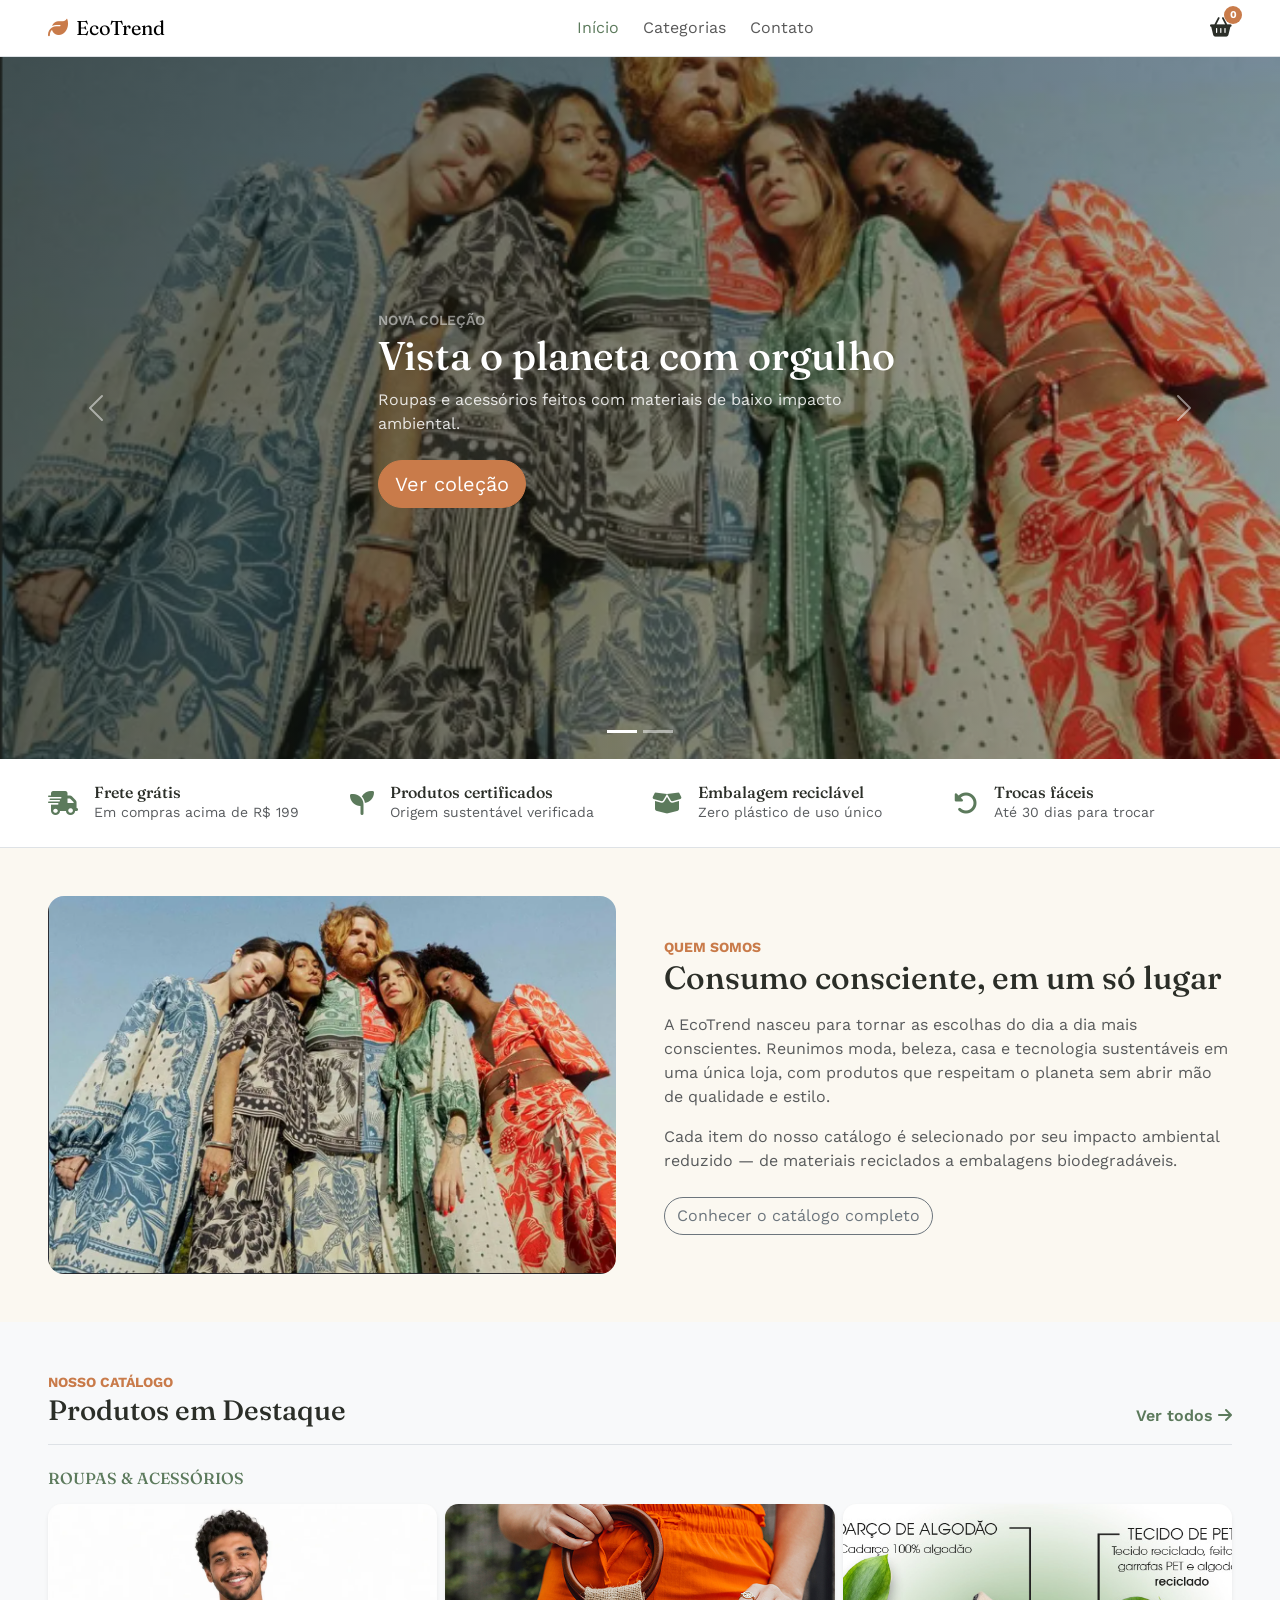
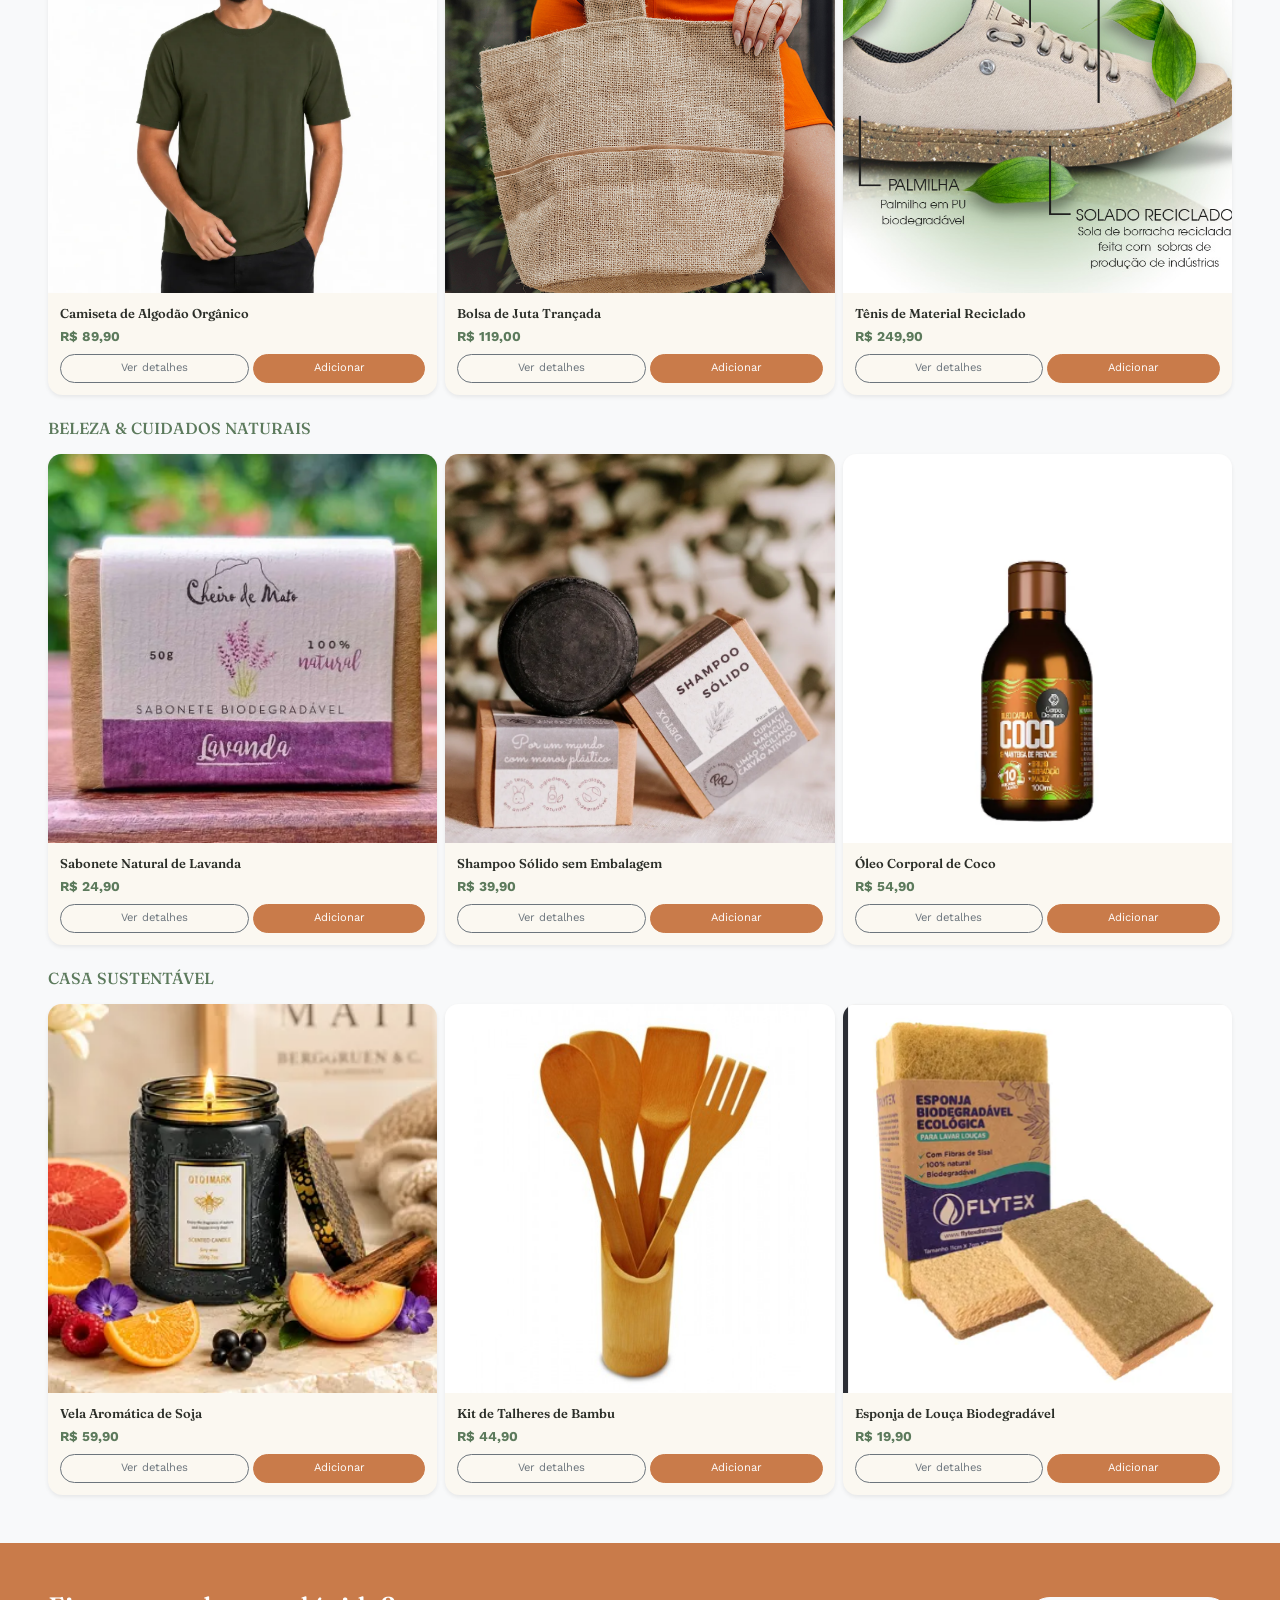
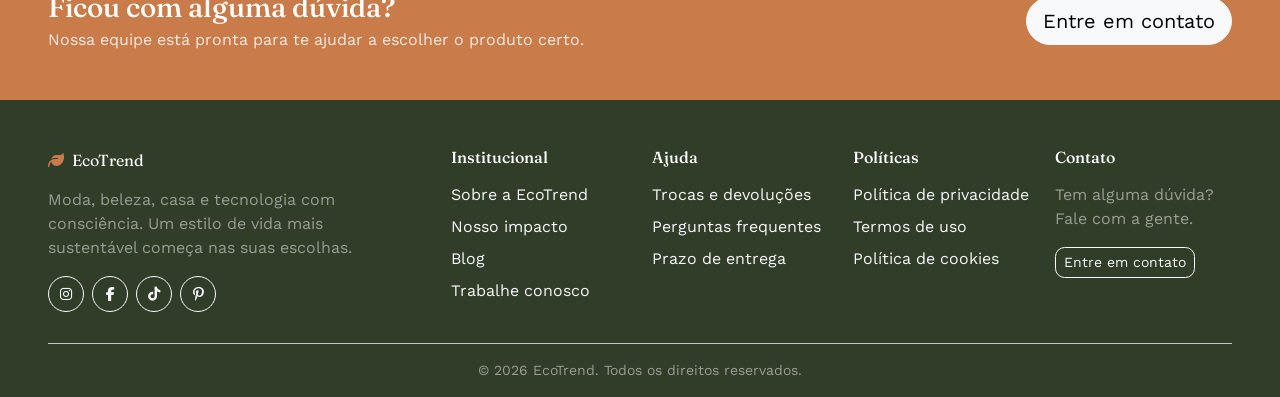
<file: index.html>
<!doctype html>
<html lang="pt-BR">

<head>
  <meta charset="UTF-8" />
  <meta name="viewport" content="width=device-width, initial-scale=1.0" />
  <title>EcoTrend — Moda e Estilo de Vida Sustentável</title>

  <link rel="preconnect" href="https://fonts.googleapis.com" />
  <link rel="preconnect" href="https://fonts.gstatic.com" crossorigin />
  <link
    href="https://fonts.googleapis.com/css2?family=Fraunces:wght@500;600;700&family=Work+Sans:wght@400;500;600;700&display=swap"
    rel="stylesheet" />

  <link rel="stylesheet" href="https://cdn.jsdelivr.net/npm/bootstrap@5.3.3/dist/css/bootstrap.min.css" />
  <link rel="stylesheet" href="https://cdnjs.cloudflare.com/ajax/libs/font-awesome/6.5.2/css/all.min.css" />

  <link rel="stylesheet" href="css/style.css" />
</head>

<body>

  <header class="sticky-top bg-body border-bottom">
    <nav class="navbar navbar-expand-lg container-fluid px-4 px-lg-5">
      <a class="navbar-brand d-flex align-items-center gap-2" href="index.html">
        <i class="fa-solid fa-leaf text-primary"></i> EcoTrend
      </a>

      <button class="navbar-toggler" type="button" data-bs-toggle="collapse" data-bs-target="#navMenu"
        aria-controls="navMenu" aria-expanded="false" aria-label="Abrir menu">
        <span class="navbar-toggler-icon"></span>
      </button>

      <div class="collapse navbar-collapse" id="navMenu">
        <ul class="navbar-nav mx-lg-auto gap-lg-2">
          <li class="nav-item"><a class="nav-link active text-secondary" href="index.html">Início</a></li>
          <li class="nav-item"><a class="nav-link" href="categorias.html">Categorias</a></li>
          <li class="nav-item"><a class="nav-link" href="contato.html">Contato</a></li>
        </ul>

        <div class="d-flex align-items-center gap-3 mt-3 mt-lg-0">
          <a href="#" class="nav-icon position-relative" aria-label="Carrinho de compras">
            <i class="fa-solid fa-basket-shopping"></i>
            <span class="cart-badge">0</span>
          </a>
        </div>
      </div>
    </nav>
  </header>

  <div id="heroCarousel" class="carousel slide hero-carousel" data-bs-ride="carousel">
    <div class="carousel-indicators">
      <button type="button" data-bs-target="#heroCarousel" data-bs-slide-to="0" class="active" aria-current="true"
        aria-label="Slide 1"></button>
      <button type="button" data-bs-target="#heroCarousel" data-bs-slide-to="1" aria-label="Slide 2"></button>
    </div>

    <div class="carousel-inner">
      <div class="carousel-item active">
        <div class="hero-slide hero-slide--forest">
          <div class="hero-overlay"></div>
          <div class="hero-content container-fluid px-4 px-lg-5">
            <span class="text-uppercase small fw-semibold text-white-50">Nova coleção</span>
            <h1 class="text-white">Vista o planeta com orgulho</h1>
            <p class="text-white-75 mb-4">Roupas e acessórios feitos com materiais de baixo impacto ambiental.</p>
            <a href="categorias.html" class="btn btn-primary btn-lg rounded-pill">Ver coleção</a>
          </div>
        </div>
      </div>

      <div class="carousel-item">
        <div class="hero-slide hero-slide--clay">
          <div class="hero-overlay"></div>
          <div class="hero-content container-fluid px-4 px-lg-5">
            <span class="text-uppercase small fw-semibold text-white-50">Cuidado consciente</span>
            <h1 class="text-white">Beleza que respeita a natureza</h1>
            <p class="text-white-75 mb-4">Cosméticos naturais, veganos e livres de crueldade animal.</p>
            <a href="categorias.html" class="btn btn-primary btn-lg rounded-pill">Ver produtos</a>
          </div>
        </div>
      </div>
    </div>

    <button class="carousel-control-prev" type="button" data-bs-target="#heroCarousel" data-bs-slide="prev">
      <span class="carousel-control-prev-icon" aria-hidden="true"></span>
      <span class="visually-hidden">Anterior</span>
    </button>
    <button class="carousel-control-next" type="button" data-bs-target="#heroCarousel" data-bs-slide="next">
      <span class="carousel-control-next-icon" aria-hidden="true"></span>
      <span class="visually-hidden">Próximo</span>
    </button>
  </div>

  <section class="perks-grid container-fluid px-4 px-lg-5 py-4 bg-body border-bottom">
    <div class="d-flex align-items-center gap-3">
      <i class="fa-solid fa-truck-fast fs-4 text-secondary"></i>
      <div>
        <h3 class="h6 mb-0">Frete grátis</h3>
        <p class="small text-body-secondary mb-0">Em compras acima de R$ 199</p>
      </div>
    </div>
    <div class="d-flex align-items-center gap-3">
      <i class="fa-solid fa-seedling fs-4 text-secondary"></i>
      <div>
        <h3 class="h6 mb-0">Produtos certificados</h3>
        <p class="small text-body-secondary mb-0">Origem sustentável verificada</p>
      </div>
    </div>
    <div class="d-flex align-items-center gap-3">
      <i class="fa-solid fa-box-open fs-4 text-secondary"></i>
      <div>
        <h3 class="h6 mb-0">Embalagem reciclável</h3>
        <p class="small text-body-secondary mb-0">Zero plástico de uso único</p>
      </div>
    </div>
    <div class="d-flex align-items-center gap-3">
      <i class="fa-solid fa-rotate-left fs-4 text-secondary"></i>
      <div>
        <h3 class="h6 mb-0">Trocas fáceis</h3>
        <p class="small text-body-secondary mb-0">Até 30 dias para trocar</p>
      </div>
    </div>
  </section>

  <!-- SOBRE A ECOTREND -->
  <section class="container-fluid px-4 px-lg-5 py-5">
    <div class="row g-5 align-items-center">
      <div class="col-lg-6">
        <img src="img/Carrosel_sobre_roupa.png" alt="Produtos sustentáveis EcoTrend" class="img-fluid rounded-4">
      </div>
      <div class="col-lg-6">
        <span class="text-uppercase small fw-bold text-primary">Quem somos</span>
        <h2 class="mb-3">Consumo consciente, em um só lugar</h2>
        <p class="text-body-secondary">A EcoTrend nasceu para tornar as escolhas do dia a dia mais conscientes.
          Reunimos moda, beleza, casa e tecnologia sustentáveis em uma única loja, com produtos que respeitam o
          planeta sem abrir mão de qualidade e estilo.</p>
        <p class="text-body-secondary mb-4">Cada item do nosso catálogo é selecionado por seu impacto ambiental
          reduzido — de materiais reciclados a embalagens biodegradáveis.</p>
        <a href="categorias.html" class="btn btn-outline-secondary rounded-pill">Conhecer o catálogo completo</a>
      </div>
    </div>
  </section>

  <!-- PRODUTOS EM DESTAQUE, ORGANIZADOS POR CATEGORIA -->
  <main id="destaques" class="container-fluid px-4 px-lg-5 py-5 bg-body-tertiary">
    <div class="d-flex align-items-end justify-content-between border-bottom pb-3 mb-4">
      <div>
        <span class="text-uppercase small fw-bold text-primary">Nosso catálogo</span>
        <h2 class="h3 mb-0">Produtos em Destaque</h2>
      </div>
      <a href="categorias.html" class="link-secondary fw-semibold text-decoration-none">Ver todos <i
          class="fa-solid fa-arrow-right"></i></a>
    </div>

    <!-- ROUPAS & ACESSÓRIOS -->
    <div class="mb-4">
      <h3 class="h6 text-uppercase text-secondary mb-3">Roupas &amp; Acessórios</h3>
      <div class="row row-cols-3 g-2">
        <div class="col">
          <div class="card h-100 product-card product-card--compact border-0 shadow-sm">
            <img src="img/Camiseta de Algodão Orgânico.png" class="card-img-top" alt="Camiseta de algodão orgânico">
            <div class="card-body">
              <h4 class="mb-1">Camiseta de Algodão Orgânico</h4>
              <p class="product-price mb-2">R$ 89,90</p>
              <div class="d-flex gap-1">
                <a href="detalhes-produto.html?produto=camiseta-algodao-organico"
                  class="btn btn-outline-secondary flex-fill">Ver detalhes</a>
                <button class="btn btn-primary flex-fill">Adicionar</button>
              </div>
            </div>
          </div>
        </div>
        <div class="col">
          <div class="card h-100 product-card product-card--compact border-0 shadow-sm">
            <img src="img/Bolsa de Juta Trançada.jpg" class="card-img-top" alt="Bolsa de juta trançada">
            <div class="card-body">
              <h4 class="mb-1">Bolsa de Juta Trançada</h4>
              <p class="product-price mb-2">R$ 119,00</p>
              <div class="d-flex gap-1">
                <a href="detalhes-produto.html?produto=bolsa-juta-trancada"
                  class="btn btn-outline-secondary flex-fill">Ver detalhes</a>
                <button class="btn btn-primary flex-fill">Adicionar</button>
              </div>
            </div>
          </div>
        </div>
        <div class="col">
          <div class="card h-100 product-card product-card--compact border-0 shadow-sm">
            <img src="img/Tênis de Material Reciclado.jpg" class="card-img-top" alt="Tênis de material reciclado">
            <div class="card-body">
              <h4 class="mb-1">Tênis de Material Reciclado</h4>
              <p class="product-price mb-2">R$ 249,90</p>
              <div class="d-flex gap-1">
                <a href="detalhes-produto.html?produto=tenis-material-reciclado"
                  class="btn btn-outline-secondary flex-fill">Ver detalhes</a>
                <button class="btn btn-primary flex-fill">Adicionar</button>
              </div>
            </div>
          </div>
        </div>
      </div>
    </div>

    <!-- BELEZA & CUIDADOS NATURAIS -->
    <div class="mb-4">
      <h3 class="h6 text-uppercase text-secondary mb-3">Beleza &amp; Cuidados Naturais</h3>
      <div class="row row-cols-3 g-2">
        <div class="col">
          <div class="card h-100 product-card product-card--compact border-0 shadow-sm">
            <img src="img/Sabonete Natural de Lavanda.png" class="card-img-top" alt="Sabonete natural de lavanda">
            <div class="card-body">
              <h4 class="mb-1">Sabonete Natural de Lavanda</h4>
              <p class="product-price mb-2">R$ 24,90</p>
              <div class="d-flex gap-1">
                <a href="detalhes-produto.html?produto=sabonete-lavanda"
                  class="btn btn-outline-secondary flex-fill">Ver detalhes</a>
                <button class="btn btn-primary flex-fill">Adicionar</button>
              </div>
            </div>
          </div>
        </div>
        <div class="col">
          <div class="card h-100 product-card product-card--compact border-0 shadow-sm">
            <img src="img/Shampoo Sólido sem Embalagem.png" class="card-img-top" alt="Shampoo sólido sem embalagem">
            <div class="card-body">
              <h4 class="mb-1">Shampoo Sólido sem Embalagem</h4>
              <p class="product-price mb-2">R$ 39,90</p>
              <div class="d-flex gap-1">
                <a href="detalhes-produto.html?produto=shampoo-solido"
                  class="btn btn-outline-secondary flex-fill">Ver detalhes</a>
                <button class="btn btn-primary flex-fill">Adicionar</button>
              </div>
            </div>
          </div>
        </div>
        <div class="col">
          <div class="card h-100 product-card product-card--compact border-0 shadow-sm">
            <img src="img/Óleo Corporal de Coco.png" class="card-img-top" alt="Óleo corporal de coco">
            <div class="card-body">
              <h4 class="mb-1">Óleo Corporal de Coco</h4>
              <p class="product-price mb-2">R$ 54,90</p>
              <div class="d-flex gap-1">
                <a href="detalhes-produto.html?produto=oleo-corporal-coco"
                  class="btn btn-outline-secondary flex-fill">Ver detalhes</a>
                <button class="btn btn-primary flex-fill">Adicionar</button>
              </div>
            </div>
          </div>
        </div>
      </div>
    </div>

    <!-- CASA SUSTENTÁVEL -->
    <div>
      <h3 class="h6 text-uppercase text-secondary mb-3">Casa Sustentável</h3>
      <div class="row row-cols-3 g-2">
        <div class="col">
          <div class="card h-100 product-card product-card--compact border-0 shadow-sm">
            <img src="img/Vela Aromática de Soja.png" class="card-img-top" alt="Vela aromática de soja">
            <div class="card-body">
              <h4 class="mb-1">Vela Aromática de Soja</h4>
              <p class="product-price mb-2">R$ 59,90</p>
              <div class="d-flex gap-1">
                <a href="detalhes-produto.html?produto=vela-soja"
                  class="btn btn-outline-secondary flex-fill">Ver detalhes</a>
                <button class="btn btn-primary flex-fill">Adicionar</button>
              </div>
            </div>
          </div>
        </div>
        <div class="col">
          <div class="card h-100 product-card product-card--compact border-0 shadow-sm">
            <img src="img/Kit de Talheres de Bambu.jpg" class="card-img-top" alt="Kit de talheres de bambu">
            <div class="card-body">
              <h4 class="mb-1">Kit de Talheres de Bambu</h4>
              <p class="product-price mb-2">R$ 44,90</p>
              <div class="d-flex gap-1">
                <a href="detalhes-produto.html?produto=kit-talheres-bambu"
                  class="btn btn-outline-secondary flex-fill">Ver detalhes</a>
                <button class="btn btn-primary flex-fill">Adicionar</button>
              </div>
            </div>
          </div>
        </div>
        <div class="col">
          <div class="card h-100 product-card product-card--compact border-0 shadow-sm">
            <img src="img/Esponja de Louça Biodegradável.png" class="card-img-top" alt="Esponja de louça biodegradável">
            <div class="card-body">
              <h4 class="mb-1">Esponja de Louça Biodegradável</h4>
              <p class="product-price mb-2">R$ 19,90</p>
              <div class="d-flex gap-1">
                <a href="detalhes-produto.html?produto=esponja-biodegradavel"
                  class="btn btn-outline-secondary flex-fill">Ver detalhes</a>
                <button class="btn btn-primary flex-fill">Adicionar</button>
              </div>
            </div>
          </div>
        </div>
      </div>
    </div>
  </main>

  <section class="bg-primary text-white py-5">
    <div class="container-fluid px-4 px-lg-5 d-flex flex-wrap align-items-center justify-content-between gap-4">
      <div>
        <h2 class="h3 mb-1">Ficou com alguma dúvida?</h2>
        <p class="mb-0 text-white-75">Nossa equipe está pronta para te ajudar a escolher o produto certo.</p>
      </div>
      <a href="contato.html" class="btn btn-light btn-lg rounded-pill">Entre em contato</a>
    </div>
  </section>
  <footer class="bg-dark text-white-50 pt-5">
    <div class="container-fluid px-4 px-lg-5">
      <div class="row gy-4 pb-4">
        <div class="col-lg-4 col-md-6">
          <a class="navbar-brand text-white d-inline-flex align-items-center gap-2 mb-3" href="index.html">
            <i class="fa-solid fa-leaf text-primary"></i> EcoTrend
          </a>
          <p class="mb-3" style="max-width: 34ch;">Moda, beleza, casa e tecnologia com consciência. Um estilo de vida
            mais sustentável começa nas suas escolhas.</p>
          <div class="d-flex gap-2">
            <a href="#" class="btn btn-outline-light btn-sm icon-btn rounded-circle" aria-label="Instagram"><i
                class="fa-brands fa-instagram"></i></a>
            <a href="#" class="btn btn-outline-light btn-sm icon-btn rounded-circle" aria-label="Facebook"><i
                class="fa-brands fa-facebook-f"></i></a>
            <a href="#" class="btn btn-outline-light btn-sm icon-btn rounded-circle" aria-label="TikTok"><i
                class="fa-brands fa-tiktok"></i></a>
            <a href="#" class="btn btn-outline-light btn-sm icon-btn rounded-circle" aria-label="Pinterest"><i
                class="fa-brands fa-pinterest-p"></i></a>
          </div>
        </div>
        <div class="col-lg-2 col-md-6">
          <h4 class="h6 text-white mb-3">Institucional</h4>
          <ul class="list-unstyled d-flex flex-column gap-2">
            <li><a href="#" class="link-light text-decoration-none">Sobre a EcoTrend</a></li>
            <li><a href="#" class="link-light text-decoration-none">Nosso impacto</a></li>
            <li><a href="#" class="link-light text-decoration-none">Blog</a></li>
            <li><a href="#" class="link-light text-decoration-none">Trabalhe conosco</a></li>
          </ul>
        </div>
        <div class="col-lg-2 col-md-6">
          <h4 class="h6 text-white mb-3">Ajuda</h4>
          <ul class="list-unstyled d-flex flex-column gap-2">
            <li><a href="#" class="link-light text-decoration-none">Trocas e devoluções</a></li>
            <li><a href="#" class="link-light text-decoration-none">Perguntas frequentes</a></li>
            <li><a href="#" class="link-light text-decoration-none">Prazo de entrega</a></li>
          </ul>
        </div>
        <div class="col-lg-2 col-md-6">
          <h4 class="h6 text-white mb-3">Políticas</h4>
          <ul class="list-unstyled d-flex flex-column gap-2">
            <li><a href="#" class="link-light text-decoration-none">Política de privacidade</a></li>
            <li><a href="#" class="link-light text-decoration-none">Termos de uso</a></li>
            <li><a href="#" class="link-light text-decoration-none">Política de cookies</a></li>
          </ul>
        </div>
        <div class="col-lg-2 col-md-6">
          <h4 class="h6 text-white mb-3">Contato</h4>
          <p class="mb-3">Tem alguma dúvida? Fale com a gente.</p>
          <a href="contato.html" class="btn btn-outline-light btn-sm">Entre em contato</a>
        </div>
      </div>
      <div class="text-center py-3 border-top border-secondary-subtle small">
        <p class="mb-0">&copy; 2026 EcoTrend. Todos os direitos reservados.</p>
      </div>
    </div>
  </footer>

  <script src="https://cdn.jsdelivr.net/npm/bootstrap@5.3.3/dist/js/bootstrap.bundle.min.js"></script>
</body>

</html>
</file>
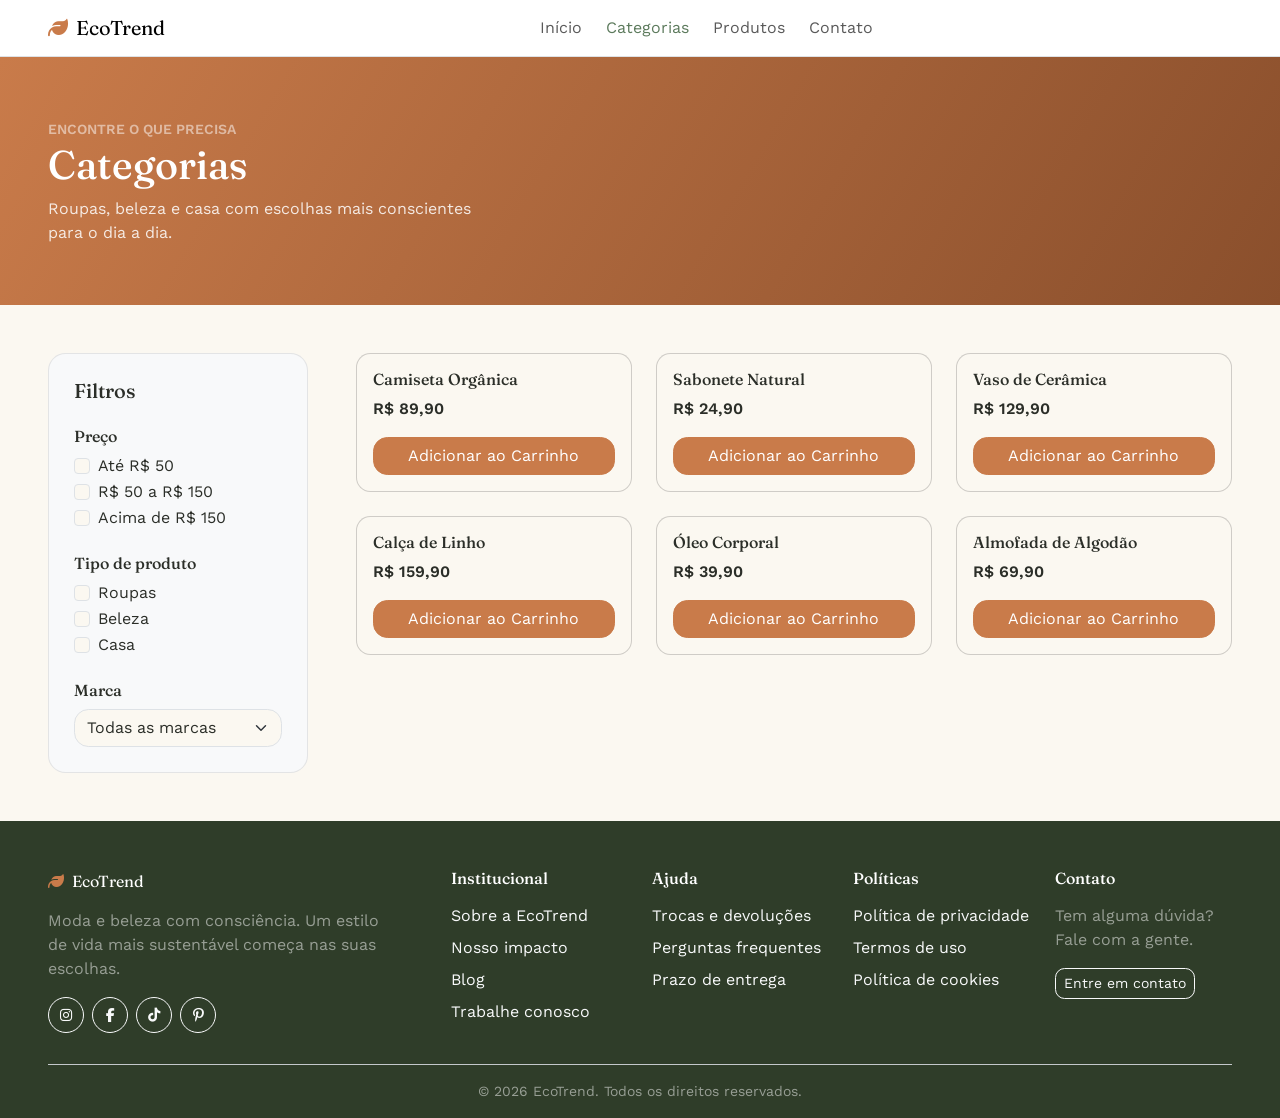
<file: categoria.html>
<!doctype html>
<html lang="pt-BR">

<head>
    <meta charset="UTF-8" />
    <meta name="viewport" content="width=device-width, initial-scale=1.0" />
    <title>Categorias — EcoTrend</title>

    <link rel="preconnect" href="https://fonts.googleapis.com" />
    <link rel="preconnect" href="https://fonts.gstatic.com" crossorigin />
    <link
        href="https://fonts.googleapis.com/css2?family=Fraunces:wght@500;600;700&family=Work+Sans:wght@400;500;600;700&display=swap"
        rel="stylesheet" />

    <link rel="stylesheet" href="https://cdn.jsdelivr.net/npm/bootstrap@5.3.3/dist/css/bootstrap.min.css" />
    <link rel="stylesheet" href="https://cdnjs.cloudflare.com/ajax/libs/font-awesome/6.5.2/css/all.min.css" />

    <link rel="stylesheet" href="css/style.css" />
    <link rel="stylesheet" href="css/categorias.css" />
</head>

<body>

    <header class="sticky-top bg-body border-bottom">
        <nav class="navbar navbar-expand-lg container-fluid px-4 px-lg-5">
            <a class="navbar-brand d-flex align-items-center gap-2" href="index.html">
                <i class="fa-solid fa-leaf text-primary"></i> EcoTrend
            </a>

            <button class="navbar-toggler" type="button" data-bs-toggle="collapse" data-bs-target="#navMenu"
                aria-controls="navMenu" aria-expanded="false" aria-label="Abrir menu">
                <span class="navbar-toggler-icon"></span>
            </button>

            <div class="collapse navbar-collapse" id="navMenu">
                <ul class="navbar-nav mx-lg-auto gap-lg-2">
                    <li class="nav-item"><a class="nav-link" href="index.html">Início</a></li>
                    <li class="nav-item"><a class="nav-link active text-secondary" href="categorias.html">Categorias</a>
                    </li>
                    <li class="nav-item"><a class="nav-link" href="index.html#produtos">Produtos</a></li>
                    <li class="nav-item"><a class="nav-link" href="contato.html">Contato</a></li>
                </ul>
            </div>
        </nav>
    </header>

    <section class="categorias-hero">
        <div class="container-fluid px-4 px-lg-5">
            <span class="text-uppercase small fw-semibold text-white-50">Encontre o que precisa</span>
            <h1 class="text-white mb-2">Categorias</h1>
            <p class="text-white-75 mb-0" style="max-width: 46ch;">Roupas, beleza e casa com escolhas mais conscientes
                para o dia a dia.</p>
        </div>
    </section>


    <main>
        <section class="container-fluid px-4 px-lg-5 py-5">
            <div class="row g-4 g-lg-5">

                <!-- FILTROS -->
                <aside class="col-lg-3">
                    <div class="filtros-card h-100">
                        <h2 class="h5 mb-4">Filtros</h2>

                        <div class="mb-4">
                            <h3 class="h6 mb-2">Preço</h3>
                            <div class="form-check">
                                <input class="form-check-input" type="checkbox" id="preco1">
                                <label class="form-check-label" for="preco1">Até R$ 50</label>
                            </div>
                            <div class="form-check">
                                <input class="form-check-input" type="checkbox" id="preco2">
                                <label class="form-check-label" for="preco2">R$ 50 a R$ 150</label>
                            </div>
                            <div class="form-check">
                                <input class="form-check-input" type="checkbox" id="preco3">
                                <label class="form-check-label" for="preco3">Acima de R$ 150</label>
                            </div>
                        </div>

                        <div class="mb-4">
                            <h3 class="h6 mb-2">Tipo de produto</h3>
                            <div class="form-check">
                                <input class="form-check-input" type="checkbox" id="tipo1">
                                <label class="form-check-label" for="tipo1">Roupas</label>
                            </div>
                            <div class="form-check">
                                <input class="form-check-input" type="checkbox" id="tipo2">
                                <label class="form-check-label" for="tipo2">Beleza</label>
                            </div>
                            <div class="form-check">
                                <input class="form-check-input" type="checkbox" id="tipo3">
                                <label class="form-check-label" for="tipo3">Casa</label>
                            </div>
                        </div>

                        <div>
                            <h3 class="h6 mb-2">Marca</h3>
                            <select class="form-select" id="marca">
                                <option value="" selected>Todas as marcas</option>
                                <option value="marca1">EcoTrend Basics</option>
                                <option value="marca2">Verde Natural</option>
                                <option value="marca3">Raiz</option>
                            </select>
                        </div>
                    </div>
                </aside>


                <div class="col-lg-9">
                    <div class="row g-4">

                        <div class="col-md-4">
                            <div class="card produto-card h-100">
                                <div class="card-body d-flex flex-column">
                                    <h3 class="h6 card-title">Camiseta Orgânica</h3>
                                    <p class="card-text fw-semibold mb-3">R$ 89,90</p>
                                    <button class="btn btn-primary mt-auto">Adicionar ao Carrinho</button>
                                </div>
                            </div>
                        </div>

                        <div class="col-md-4">
                            <div class="card produto-card h-100">
                                <div class="card-body d-flex flex-column">
                                    <h3 class="h6 card-title">Sabonete Natural</h3>
                                    <p class="card-text fw-semibold mb-3">R$ 24,90</p>
                                    <button class="btn btn-primary mt-auto">Adicionar ao Carrinho</button>
                                </div>
                            </div>
                        </div>

                        <div class="col-md-4">
                            <div class="card produto-card h-100">
                                <div class="card-body d-flex flex-column">
                                    <h3 class="h6 card-title">Vaso de Cerâmica</h3>
                                    <p class="card-text fw-semibold mb-3">R$ 129,90</p>
                                    <button class="btn btn-primary mt-auto">Adicionar ao Carrinho</button>
                                </div>
                            </div>
                        </div>

                        <div class="col-md-4">
                            <div class="card produto-card h-100">
                                <div class="card-body d-flex flex-column">
                                    <h3 class="h6 card-title">Calça de Linho</h3>
                                    <p class="card-text fw-semibold mb-3">R$ 159,90</p>
                                    <button class="btn btn-primary mt-auto">Adicionar ao Carrinho</button>
                                </div>
                            </div>
                        </div>

                        <div class="col-md-4">
                            <div class="card produto-card h-100">
                                <div class="card-body d-flex flex-column">
                                    <h3 class="h6 card-title">Óleo Corporal</h3>
                                    <p class="card-text fw-semibold mb-3">R$ 39,90</p>
                                    <button class="btn btn-primary mt-auto">Adicionar ao Carrinho</button>
                                </div>
                            </div>
                        </div>

                        <div class="col-md-4">
                            <div class="card produto-card h-100">
                                <div class="card-body d-flex flex-column">
                                    <h3 class="h6 card-title">Almofada de Algodão</h3>
                                    <p class="card-text fw-semibold mb-3">R$ 69,90</p>
                                    <button class="btn btn-primary mt-auto">Adicionar ao Carrinho</button>
                                </div>
                            </div>
                        </div>

                    </div>
                </div>

            </div>
        </section>
    </main>


    <footer class="bg-dark text-white-50 pt-5">
        <div class="container-fluid px-4 px-lg-5">
            <div class="row gy-4 pb-4">

                <div class="col-lg-4 col-md-6">
                    <a class="navbar-brand text-white d-inline-flex align-items-center gap-2 mb-3" href="index.html">
                        <i class="fa-solid fa-leaf text-primary"></i> EcoTrend
                    </a>
                    <p class="mb-3" style="max-width: 34ch;">Moda e beleza com consciência. Um estilo de vida mais
                        sustentável começa nas suas escolhas.</p>
                    <div class="d-flex gap-2">
                        <a href="#" class="btn btn-outline-light btn-sm icon-btn rounded-circle"
                            aria-label="Instagram"><i class="fa-brands fa-instagram"></i></a>
                        <a href="#" class="btn btn-outline-light btn-sm icon-btn rounded-circle"
                            aria-label="Facebook"><i class="fa-brands fa-facebook-f"></i></a>
                        <a href="#" class="btn btn-outline-light btn-sm icon-btn rounded-circle" aria-label="TikTok"><i
                                class="fa-brands fa-tiktok"></i></a>
                        <a href="#" class="btn btn-outline-light btn-sm icon-btn rounded-circle"
                            aria-label="Pinterest"><i class="fa-brands fa-pinterest-p"></i></a>
                    </div>
                </div>

                <div class="col-lg-2 col-md-6">
                    <h4 class="h6 text-white mb-3">Institucional</h4>
                    <ul class="list-unstyled d-flex flex-column gap-2">
                        <li><a href="#" class="link-light text-decoration-none">Sobre a EcoTrend</a></li>
                        <li><a href="#" class="link-light text-decoration-none">Nosso impacto</a></li>
                        <li><a href="#" class="link-light text-decoration-none">Blog</a></li>
                        <li><a href="#" class="link-light text-decoration-none">Trabalhe conosco</a></li>
                    </ul>
                </div>

                <div class="col-lg-2 col-md-6">
                    <h4 class="h6 text-white mb-3">Ajuda</h4>
                    <ul class="list-unstyled d-flex flex-column gap-2">
                        <li><a href="#" class="link-light text-decoration-none">Trocas e devoluções</a></li>
                        <li><a href="#" class="link-light text-decoration-none">Perguntas frequentes</a></li>
                        <li><a href="#" class="link-light text-decoration-none">Prazo de entrega</a></li>
                    </ul>
                </div>

                <div class="col-lg-2 col-md-6">
                    <h4 class="h6 text-white mb-3">Políticas</h4>
                    <ul class="list-unstyled d-flex flex-column gap-2">
                        <li><a href="#" class="link-light text-decoration-none">Política de privacidade</a></li>
                        <li><a href="#" class="link-light text-decoration-none">Termos de uso</a></li>
                        <li><a href="#" class="link-light text-decoration-none">Política de cookies</a></li>
                    </ul>
                </div>

                <div class="col-lg-2 col-md-6">
                    <h4 class="h6 text-white mb-3">Contato</h4>
                    <p class="mb-3">Tem alguma dúvida? Fale com a gente.</p>
                    <a href="contato.html" class="btn btn-outline-light btn-sm">Entre em contato</a>
                </div>

            </div>

            <div class="text-center py-3 border-top border-secondary-subtle small">
                <p class="mb-0">&copy; 2026 EcoTrend. Todos os direitos reservados.</p>
            </div>
        </div>
    </footer>

    <script src="https://cdn.jsdelivr.net/npm/bootstrap@5.3.3/dist/js/bootstrap.bundle.min.js"></script>
</body>

</html>
</file>
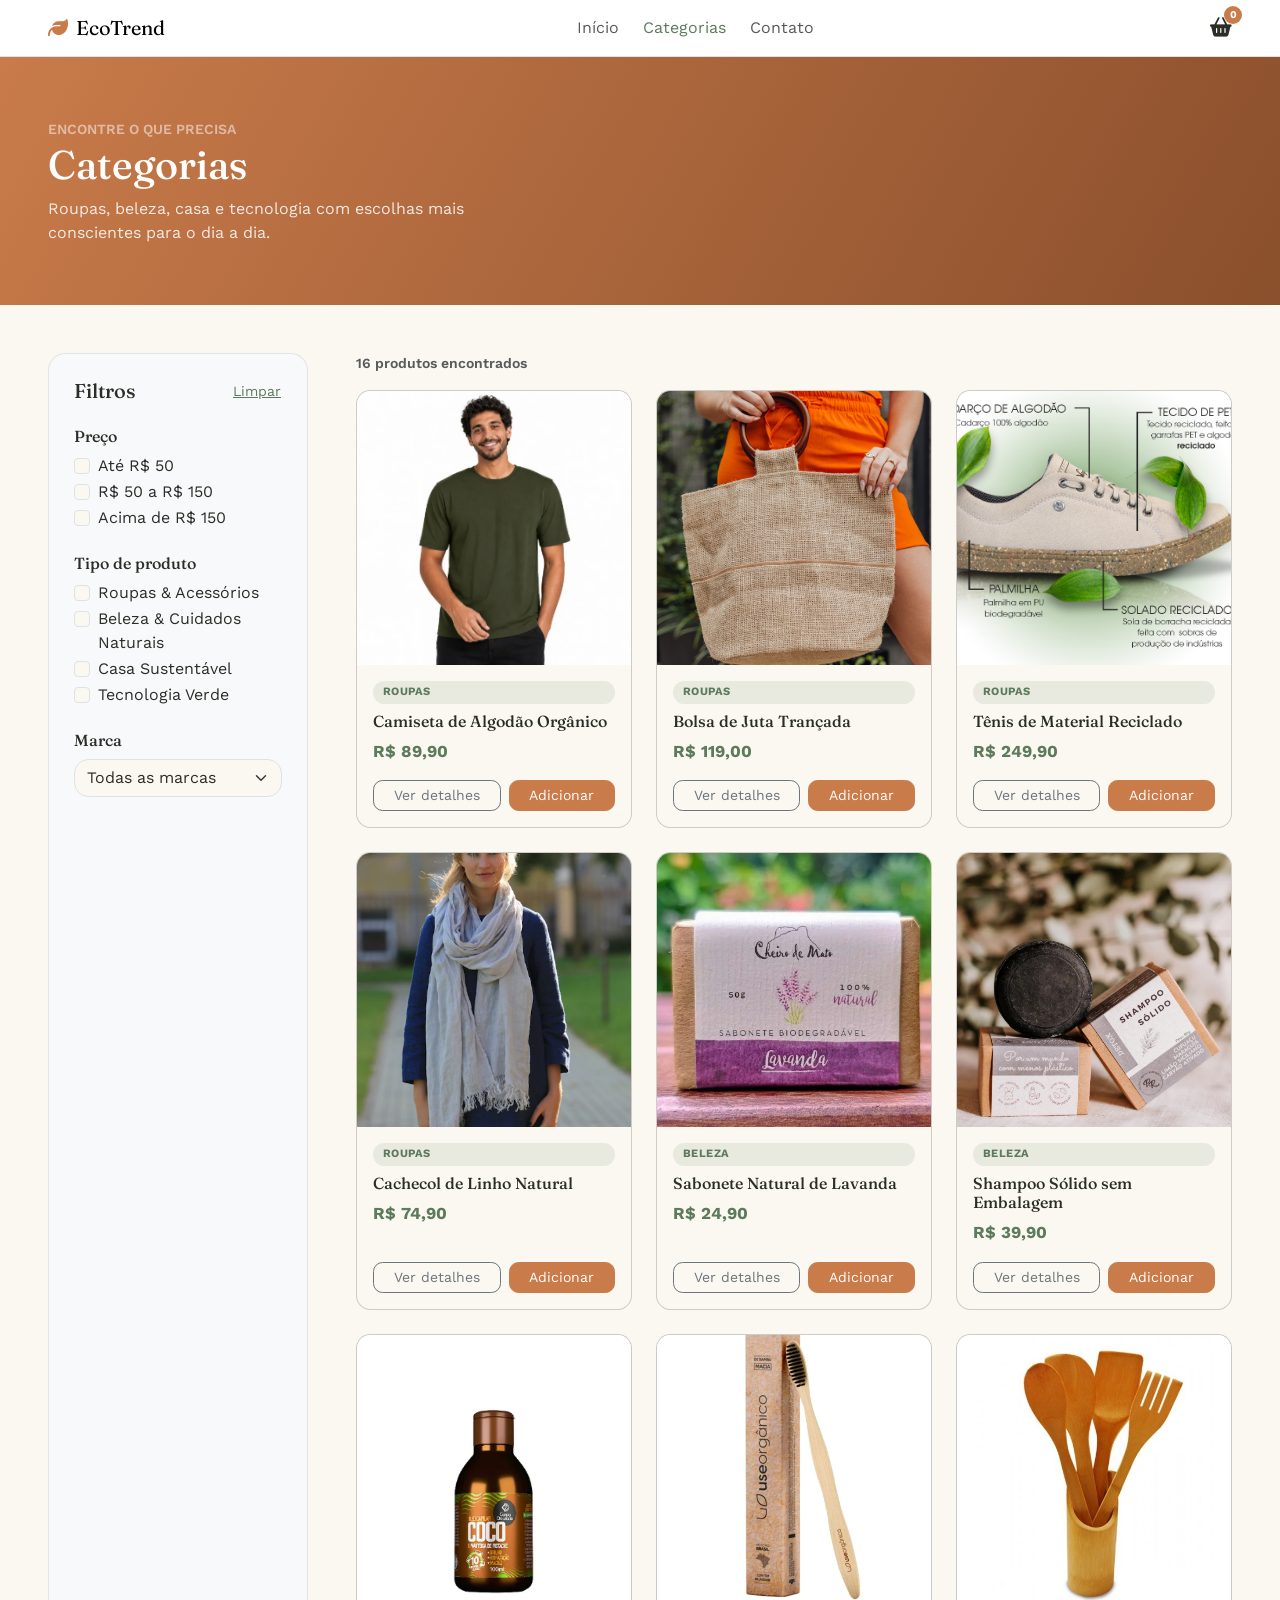
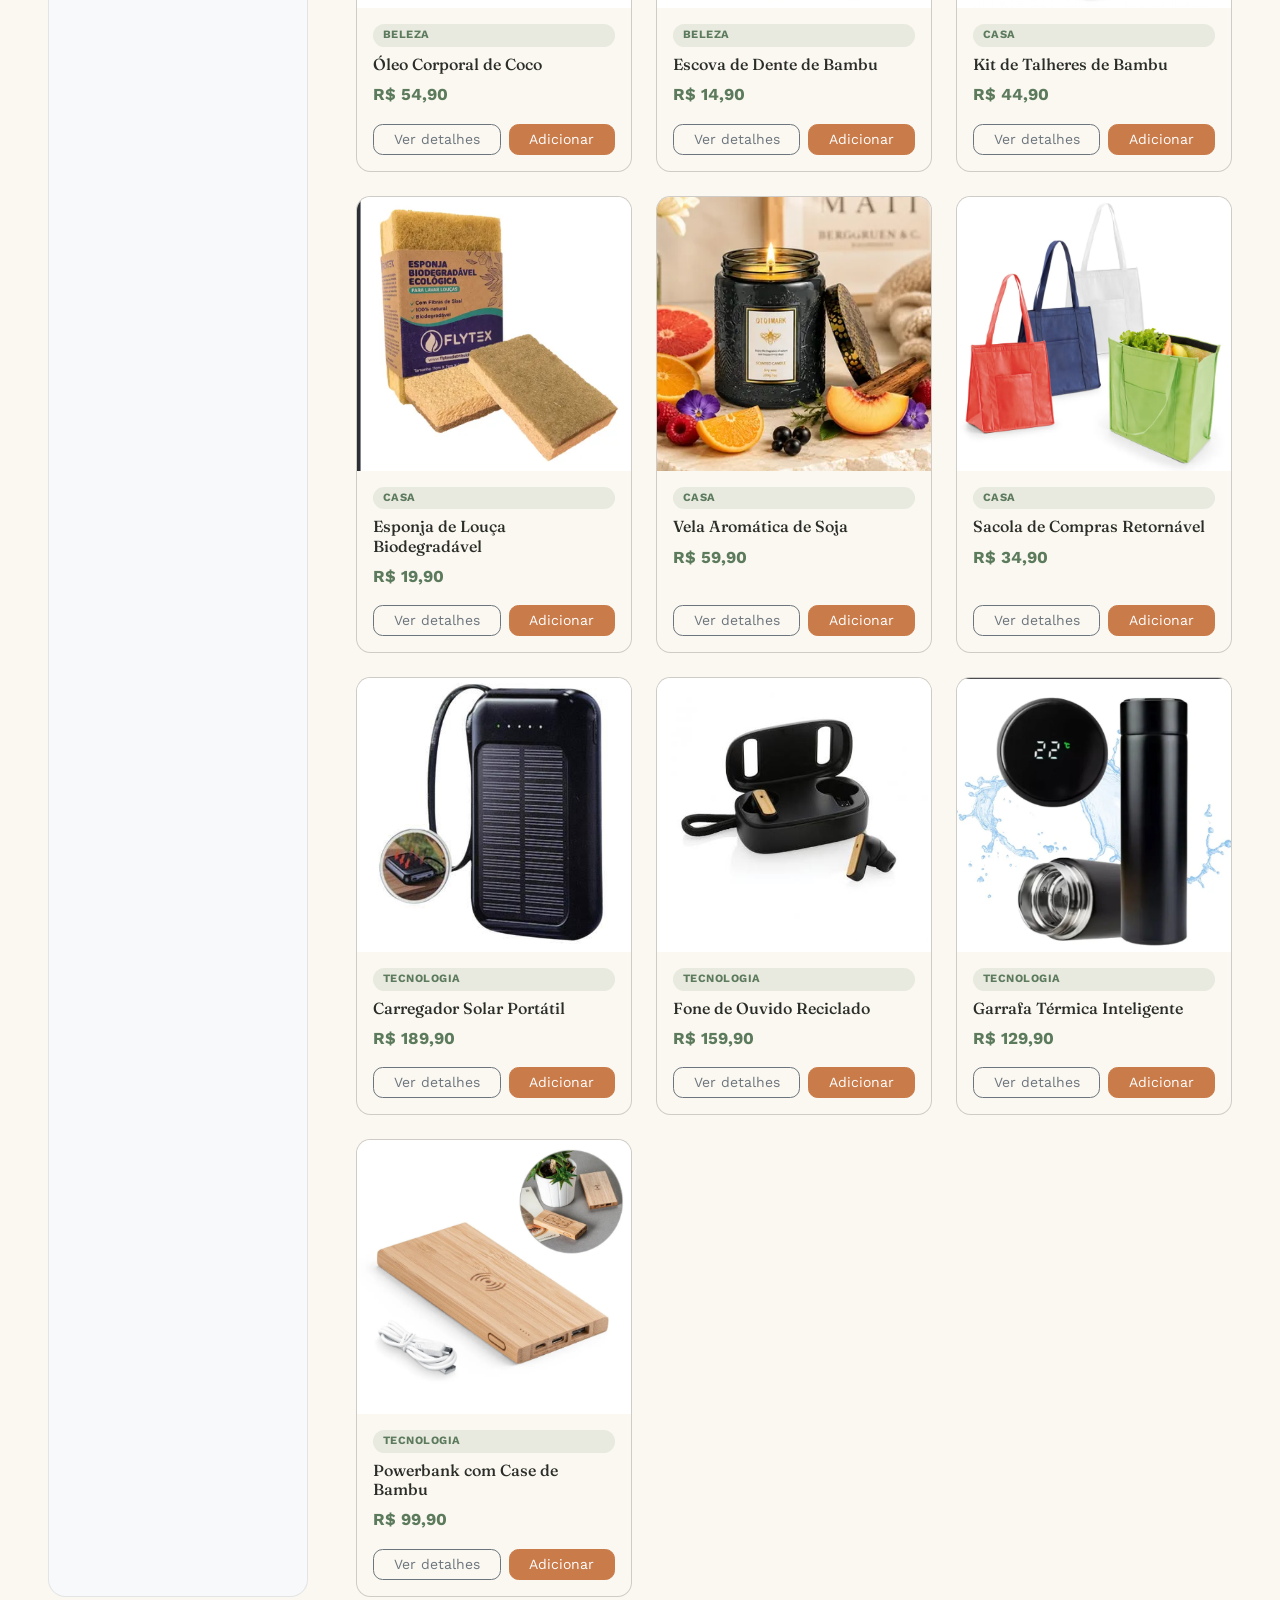
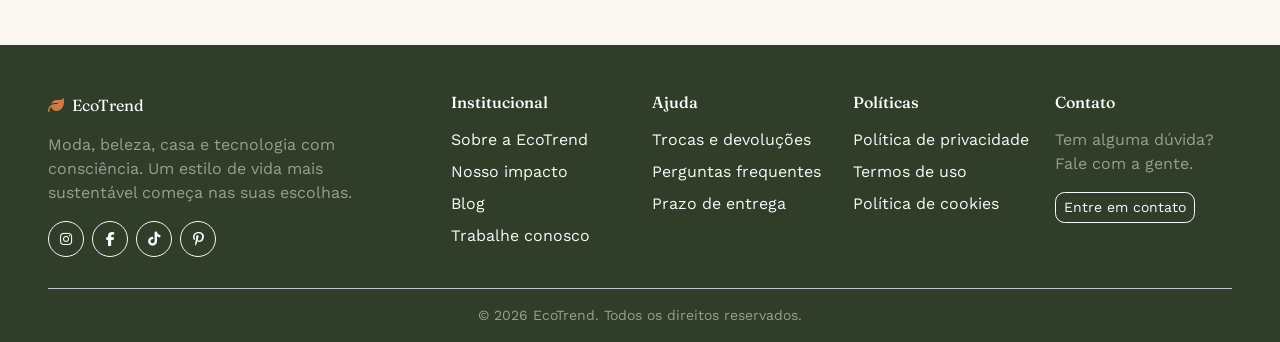
<file: categorias.html>
<!doctype html>
<html lang="pt-BR">

<head>
    <meta charset="UTF-8" />
    <meta name="viewport" content="width=device-width, initial-scale=1.0" />
    <title>Categorias — EcoTrend</title>

    <link rel="preconnect" href="https://fonts.googleapis.com" />
    <link rel="preconnect" href="https://fonts.gstatic.com" crossorigin />
    <link
        href="https://fonts.googleapis.com/css2?family=Fraunces:wght@500;600;700&family=Work+Sans:wght@400;500;600;700&display=swap"
        rel="stylesheet" />

    <link rel="stylesheet" href="https://cdn.jsdelivr.net/npm/bootstrap@5.3.3/dist/css/bootstrap.min.css" />
    <link rel="stylesheet" href="https://cdnjs.cloudflare.com/ajax/libs/font-awesome/6.5.2/css/all.min.css" />

    <link rel="stylesheet" href="css/style.css" />
    <link rel="stylesheet" href="css/categorias.css" />
</head>

<body>

    <header class="sticky-top bg-body border-bottom">
        <nav class="navbar navbar-expand-lg container-fluid px-4 px-lg-5">
            <a class="navbar-brand d-flex align-items-center gap-2" href="index.html">
                <i class="fa-solid fa-leaf text-primary"></i> EcoTrend
            </a>

            <button class="navbar-toggler" type="button" data-bs-toggle="collapse" data-bs-target="#navMenu"
                aria-controls="navMenu" aria-expanded="false" aria-label="Abrir menu">
                <span class="navbar-toggler-icon"></span>
            </button>

            <div class="collapse navbar-collapse" id="navMenu">
                <ul class="navbar-nav mx-lg-auto gap-lg-2">
                    <li class="nav-item"><a class="nav-link" href="index.html">Início</a></li>
                    <li class="nav-item"><a class="nav-link active text-secondary" href="categorias.html">Categorias</a>
                    </li>
                    <li class="nav-item"><a class="nav-link" href="contato.html">Contato</a></li>
                </ul>

                <div class="d-flex align-items-center gap-3 mt-3 mt-lg-0">
                    <a href="#" class="nav-icon position-relative" aria-label="Carrinho de compras">
                        <i class="fa-solid fa-basket-shopping"></i>
                        <span class="cart-badge">0</span>
                    </a>
                </div>
            </div>
        </nav>
    </header>

    <section class="categorias-hero">
        <div class="container-fluid px-4 px-lg-5">
            <span class="text-uppercase small fw-semibold text-white-50">Encontre o que precisa</span>
            <h1 class="text-white mb-2">Categorias</h1>
            <p class="text-white-75 mb-0" style="max-width: 46ch;">Roupas, beleza, casa e tecnologia com escolhas mais
                conscientes para o dia a dia.</p>
        </div>
    </section>

    <main>
        <section class="container-fluid px-4 px-lg-5 py-5">
            <div class="row g-4 g-lg-5">

                <!-- FILTROS -->
                <aside class="col-lg-3">
                    <div class="filtros-card h-100">
                        <div class="d-flex align-items-center justify-content-between mb-4">
                            <h2 class="h5 mb-0">Filtros</h2>
                            <button type="button" id="limparFiltros" class="btn btn-sm btn-link text-secondary p-0">Limpar</button>
                        </div>

                        <div class="mb-4">
                            <h3 class="h6 mb-2">Preço</h3>
                            <div class="form-check">
                                <input class="form-check-input filtro-preco" type="checkbox" value="0-50" id="preco1">
                                <label class="form-check-label" for="preco1">Até R$ 50</label>
                            </div>
                            <div class="form-check">
                                <input class="form-check-input filtro-preco" type="checkbox" value="50-150" id="preco2">
                                <label class="form-check-label" for="preco2">R$ 50 a R$ 150</label>
                            </div>
                            <div class="form-check">
                                <input class="form-check-input filtro-preco" type="checkbox" value="150-9999" id="preco3">
                                <label class="form-check-label" for="preco3">Acima de R$ 150</label>
                            </div>
                        </div>

                        <div class="mb-4">
                            <h3 class="h6 mb-2">Tipo de produto</h3>
                            <div class="form-check">
                                <input class="form-check-input filtro-tipo" type="checkbox" value="roupas" id="tipo1">
                                <label class="form-check-label" for="tipo1">Roupas &amp; Acessórios</label>
                            </div>
                            <div class="form-check">
                                <input class="form-check-input filtro-tipo" type="checkbox" value="beleza" id="tipo2">
                                <label class="form-check-label" for="tipo2">Beleza &amp; Cuidados Naturais</label>
                            </div>
                            <div class="form-check">
                                <input class="form-check-input filtro-tipo" type="checkbox" value="casa" id="tipo3">
                                <label class="form-check-label" for="tipo3">Casa Sustentável</label>
                            </div>
                            <div class="form-check">
                                <input class="form-check-input filtro-tipo" type="checkbox" value="tecnologia" id="tipo4">
                                <label class="form-check-label" for="tipo4">Tecnologia Verde</label>
                            </div>
                        </div>

                        <div>
                            <h3 class="h6 mb-2">Marca</h3>
                            <select class="form-select" id="filtro-marca">
                                <option value="" selected>Todas as marcas</option>
                                <option value="EcoTrend Basics">EcoTrend Basics</option>
                                <option value="Verde Natural">Verde Natural</option>
                                <option value="Raiz">Raiz</option>
                            </select>
                        </div>
                    </div>
                </aside>

                <div class="col-lg-9">
                    <p id="resultadoContagem" class="text-body-secondary small mb-3"></p>

                    <div class="row g-4" id="gradeProdutos">

                        <!-- ROUPAS & ACESSÓRIOS -->
                        <div class="col-md-4 produto-item" data-tipo="roupas" data-preco="89.90" data-marca="EcoTrend Basics">
                            <div class="card produto-card h-100">
                                <img src="img/Camiseta de Algodão Orgânico.png" class="card-img-top" alt="Camiseta de algodão orgânico">
                                <div class="card-body d-flex flex-column">
                                    <span class="badge-categoria">Roupas</span>
                                    <h3 class="h6 card-title mt-2">Camiseta de Algodão Orgânico</h3>
                                    <p class="card-text product-price mb-3">R$ 89,90</p>
                                    <div class="d-flex gap-2 mt-auto">
                                        <a href="detalhes-produto.html?produto=camiseta-algodao-organico" class="btn btn-outline-secondary btn-sm flex-fill">Ver detalhes</a>
                                        <button class="btn btn-primary btn-sm flex-fill">Adicionar</button>
                                    </div>
                                </div>
                            </div>
                        </div>

                        <div class="col-md-4 produto-item" data-tipo="roupas" data-preco="119.00" data-marca="Verde Natural">
                            <div class="card produto-card h-100">
                                <img src="img/Bolsa de Juta Trançada.jpg" class="card-img-top" alt="Bolsa de juta trançada">
                                <div class="card-body d-flex flex-column">
                                    <span class="badge-categoria">Roupas</span>
                                    <h3 class="h6 card-title mt-2">Bolsa de Juta Trançada</h3>
                                    <p class="card-text product-price mb-3">R$ 119,00</p>
                                    <div class="d-flex gap-2 mt-auto">
                                        <a href="detalhes-produto.html?produto=bolsa-juta-trancada" class="btn btn-outline-secondary btn-sm flex-fill">Ver detalhes</a>
                                        <button class="btn btn-primary btn-sm flex-fill">Adicionar</button>
                                    </div>
                                </div>
                            </div>
                        </div>

                        <div class="col-md-4 produto-item" data-tipo="roupas" data-preco="249.90" data-marca="Raiz">
                            <div class="card produto-card h-100">
                                <img src="img/Tênis de Material Reciclado.jpg" class="card-img-top" alt="Tênis de material reciclado">
                                <div class="card-body d-flex flex-column">
                                    <span class="badge-categoria">Roupas</span>
                                    <h3 class="h6 card-title mt-2">Tênis de Material Reciclado</h3>
                                    <p class="card-text product-price mb-3">R$ 249,90</p>
                                    <div class="d-flex gap-2 mt-auto">
                                        <a href="detalhes-produto.html?produto=tenis-material-reciclado" class="btn btn-outline-secondary btn-sm flex-fill">Ver detalhes</a>
                                        <button class="btn btn-primary btn-sm flex-fill">Adicionar</button>
                                    </div>
                                </div>
                            </div>
                        </div>

                        <div class="col-md-4 produto-item" data-tipo="roupas" data-preco="74.90" data-marca="EcoTrend Basics">
                            <div class="card produto-card h-100">
                                <img src="img/Cachecol de Linho Natural.png" class="card-img-top" alt="Cachecol de linho natural">
                                <div class="card-body d-flex flex-column">
                                    <span class="badge-categoria">Roupas</span>
                                    <h3 class="h6 card-title mt-2">Cachecol de Linho Natural</h3>
                                    <p class="card-text product-price mb-3">R$ 74,90</p>
                                    <div class="d-flex gap-2 mt-auto">
                                        <a href="detalhes-produto.html?produto=cachecol-linho-natural" class="btn btn-outline-secondary btn-sm flex-fill">Ver detalhes</a>
                                        <button class="btn btn-primary btn-sm flex-fill">Adicionar</button>
                                    </div>
                                </div>
                            </div>
                        </div>

                        <!-- BELEZA & CUIDADOS NATURAIS -->
                        <div class="col-md-4 produto-item" data-tipo="beleza" data-preco="24.90" data-marca="Verde Natural">
                            <div class="card produto-card h-100">
                                <img src="img/Sabonete Natural de Lavanda.png" class="card-img-top" alt="Sabonete natural de lavanda">
                                <div class="card-body d-flex flex-column">
                                    <span class="badge-categoria">Beleza</span>
                                    <h3 class="h6 card-title mt-2">Sabonete Natural de Lavanda</h3>
                                    <p class="card-text product-price mb-3">R$ 24,90</p>
                                    <div class="d-flex gap-2 mt-auto">
                                        <a href="detalhes-produto.html?produto=sabonete-lavanda" class="btn btn-outline-secondary btn-sm flex-fill">Ver detalhes</a>
                                        <button class="btn btn-primary btn-sm flex-fill">Adicionar</button>
                                    </div>
                                </div>
                            </div>
                        </div>

                        <div class="col-md-4 produto-item" data-tipo="beleza" data-preco="39.90" data-marca="Verde Natural">
                            <div class="card produto-card h-100">
                                <img src="img/Shampoo Sólido sem Embalagem.png" class="card-img-top" alt="Shampoo sólido sem embalagem">
                                <div class="card-body d-flex flex-column">
                                    <span class="badge-categoria">Beleza</span>
                                    <h3 class="h6 card-title mt-2">Shampoo Sólido sem Embalagem</h3>
                                    <p class="card-text product-price mb-3">R$ 39,90</p>
                                    <div class="d-flex gap-2 mt-auto">
                                        <a href="detalhes-produto.html?produto=shampoo-solido" class="btn btn-outline-secondary btn-sm flex-fill">Ver detalhes</a>
                                        <button class="btn btn-primary btn-sm flex-fill">Adicionar</button>
                                    </div>
                                </div>
                            </div>
                        </div>

                        <div class="col-md-4 produto-item" data-tipo="beleza" data-preco="54.90" data-marca="Verde Natural">
                            <div class="card produto-card h-100">
                                <img src="img/Óleo Corporal de Coco.png" class="card-img-top" alt="Óleo corporal de coco">
                                <div class="card-body d-flex flex-column">
                                    <span class="badge-categoria">Beleza</span>
                                    <h3 class="h6 card-title mt-2">Óleo Corporal de Coco</h3>
                                    <p class="card-text product-price mb-3">R$ 54,90</p>
                                    <div class="d-flex gap-2 mt-auto">
                                        <a href="detalhes-produto.html?produto=oleo-corporal-coco" class="btn btn-outline-secondary btn-sm flex-fill">Ver detalhes</a>
                                        <button class="btn btn-primary btn-sm flex-fill">Adicionar</button>
                                    </div>
                                </div>
                            </div>
                        </div>

                        <div class="col-md-4 produto-item" data-tipo="beleza" data-preco="14.90" data-marca="EcoTrend Basics">
                            <div class="card produto-card h-100">
                                <img src="img/Escova de Dente de Bambu.png" class="card-img-top" alt="Escova de dente de bambu">
                                <div class="card-body d-flex flex-column">
                                    <span class="badge-categoria">Beleza</span>
                                    <h3 class="h6 card-title mt-2">Escova de Dente de Bambu</h3>
                                    <p class="card-text product-price mb-3">R$ 14,90</p>
                                    <div class="d-flex gap-2 mt-auto">
                                        <a href="detalhes-produto.html?produto=escova-bambu" class="btn btn-outline-secondary btn-sm flex-fill">Ver detalhes</a>
                                        <button class="btn btn-primary btn-sm flex-fill">Adicionar</button>
                                    </div>
                                </div>
                            </div>
                        </div>

                        <!-- CASA SUSTENTÁVEL -->
                        <div class="col-md-4 produto-item" data-tipo="casa" data-preco="44.90" data-marca="Raiz">
                            <div class="card produto-card h-100">
                                <img src="img/Kit de Talheres de Bambu.jpg" class="card-img-top" alt="Kit de talheres de bambu">
                                <div class="card-body d-flex flex-column">
                                    <span class="badge-categoria">Casa</span>
                                    <h3 class="h6 card-title mt-2">Kit de Talheres de Bambu</h3>
                                    <p class="card-text product-price mb-3">R$ 44,90</p>
                                    <div class="d-flex gap-2 mt-auto">
                                        <a href="detalhes-produto.html?produto=kit-talheres-bambu" class="btn btn-outline-secondary btn-sm flex-fill">Ver detalhes</a>
                                        <button class="btn btn-primary btn-sm flex-fill">Adicionar</button>
                                    </div>
                                </div>
                            </div>
                        </div>

                        <div class="col-md-4 produto-item" data-tipo="casa" data-preco="19.90" data-marca="Raiz">
                            <div class="card produto-card h-100">
                                <img src="img/Esponja de Louça Biodegradável.png" class="card-img-top" alt="Esponja de louça biodegradável">
                                <div class="card-body d-flex flex-column">
                                    <span class="badge-categoria">Casa</span>
                                    <h3 class="h6 card-title mt-2">Esponja de Louça Biodegradável</h3>
                                    <p class="card-text product-price mb-3">R$ 19,90</p>
                                    <div class="d-flex gap-2 mt-auto">
                                        <a href="detalhes-produto.html?produto=esponja-biodegradavel" class="btn btn-outline-secondary btn-sm flex-fill">Ver detalhes</a>
                                        <button class="btn btn-primary btn-sm flex-fill">Adicionar</button>
                                    </div>
                                </div>
                            </div>
                        </div>

                        <div class="col-md-4 produto-item" data-tipo="casa" data-preco="59.90" data-marca="Raiz">
                            <div class="card produto-card h-100">
                                <img src="img/Vela Aromática de Soja.png" class="card-img-top" alt="Vela aromática de soja">
                                <div class="card-body d-flex flex-column">
                                    <span class="badge-categoria">Casa</span>
                                    <h3 class="h6 card-title mt-2">Vela Aromática de Soja</h3>
                                    <p class="card-text product-price mb-3">R$ 59,90</p>
                                    <div class="d-flex gap-2 mt-auto">
                                        <a href="detalhes-produto.html?produto=vela-soja" class="btn btn-outline-secondary btn-sm flex-fill">Ver detalhes</a>
                                        <button class="btn btn-primary btn-sm flex-fill">Adicionar</button>
                                    </div>
                                </div>
                            </div>
                        </div>

                        <div class="col-md-4 produto-item" data-tipo="casa" data-preco="34.90" data-marca="EcoTrend Basics">
                            <div class="card produto-card h-100">
                                <img src="img/Sacola de Compras Retornável.png" class="card-img-top" alt="Sacola de compras retornável">
                                <div class="card-body d-flex flex-column">
                                    <span class="badge-categoria">Casa</span>
                                    <h3 class="h6 card-title mt-2">Sacola de Compras Retornável</h3>
                                    <p class="card-text product-price mb-3">R$ 34,90</p>
                                    <div class="d-flex gap-2 mt-auto">
                                        <a href="detalhes-produto.html?produto=sacola-retornavel" class="btn btn-outline-secondary btn-sm flex-fill">Ver detalhes</a>
                                        <button class="btn btn-primary btn-sm flex-fill">Adicionar</button>
                                    </div>
                                </div>
                            </div>
                        </div>

                        <!-- TECNOLOGIA VERDE -->
                        <div class="col-md-4 produto-item" data-tipo="tecnologia" data-preco="189.90" data-marca="EcoTrend Basics">
                            <div class="card produto-card h-100">
                                <img src="img/Carregador solar.jpg" class="card-img-top" alt="Carregador solar portátil">
                                <div class="card-body d-flex flex-column">
                                    <span class="badge-categoria">Tecnologia</span>
                                    <h3 class="h6 card-title mt-2">Carregador Solar Portátil</h3>
                                    <p class="card-text product-price mb-3">R$ 189,90</p>
                                    <div class="d-flex gap-2 mt-auto">
                                        <a href="detalhes-produto.html?produto=carregador-solar" class="btn btn-outline-secondary btn-sm flex-fill">Ver detalhes</a>
                                        <button class="btn btn-primary btn-sm flex-fill">Adicionar</button>
                                    </div>
                                </div>
                            </div>
                        </div>

                        <div class="col-md-4 produto-item" data-tipo="tecnologia" data-preco="159.90" data-marca="Raiz">
                            <div class="card produto-card h-100">
                                <img src="img/fone de ouvido reciclado.jpg" class="card-img-top" alt="Fone de ouvido reciclado">
                                <div class="card-body d-flex flex-column">
                                    <span class="badge-categoria">Tecnologia</span>
                                    <h3 class="h6 card-title mt-2">Fone de Ouvido Reciclado</h3>
                                    <p class="card-text product-price mb-3">R$ 159,90</p>
                                    <div class="d-flex gap-2 mt-auto">
                                        <a href="detalhes-produto.html?produto=fone-reciclado" class="btn btn-outline-secondary btn-sm flex-fill">Ver detalhes</a>
                                        <button class="btn btn-primary btn-sm flex-fill">Adicionar</button>
                                    </div>
                                </div>
                            </div>
                        </div>

                        <div class="col-md-4 produto-item" data-tipo="tecnologia" data-preco="129.90" data-marca="EcoTrend Basics">
                            <div class="card produto-card h-100">
                                <img src="img/Garrafa Térmica Inteligente.png" class="card-img-top" alt="Garrafa térmica inteligente">
                                <div class="card-body d-flex flex-column">
                                    <span class="badge-categoria">Tecnologia</span>
                                    <h3 class="h6 card-title mt-2">Garrafa Térmica Inteligente</h3>
                                    <p class="card-text product-price mb-3">R$ 129,90</p>
                                    <div class="d-flex gap-2 mt-auto">
                                        <a href="detalhes-produto.html?produto=garrafa-inteligente" class="btn btn-outline-secondary btn-sm flex-fill">Ver detalhes</a>
                                        <button class="btn btn-primary btn-sm flex-fill">Adicionar</button>
                                    </div>
                                </div>
                            </div>
                        </div>

                        <div class="col-md-4 produto-item" data-tipo="tecnologia" data-preco="99.90" data-marca="Verde Natural">
                            <div class="card produto-card h-100">
                                <img src="img/Powerbank com Case de Bambu.png" class="card-img-top" alt="Powerbank com case de bambu">
                                <div class="card-body d-flex flex-column">
                                    <span class="badge-categoria">Tecnologia</span>
                                    <h3 class="h6 card-title mt-2">Powerbank com Case de Bambu</h3>
                                    <p class="card-text product-price mb-3">R$ 99,90</p>
                                    <div class="d-flex gap-2 mt-auto">
                                        <a href="detalhes-produto.html?produto=powerbank-bambu" class="btn btn-outline-secondary btn-sm flex-fill">Ver detalhes</a>
                                        <button class="btn btn-primary btn-sm flex-fill">Adicionar</button>
                                    </div>
                                </div>
                            </div>
                        </div>

                    </div>

                    <p id="semResultados" class="text-body-secondary text-center py-5 d-none">
                        Nenhum produto encontrado com os filtros selecionados.
                    </p>
                </div>

            </div>
        </section>
    </main>

    <footer class="bg-dark text-white-50 pt-5">
        <div class="container-fluid px-4 px-lg-5">
            <div class="row gy-4 pb-4">

                <div class="col-lg-4 col-md-6">
                    <a class="navbar-brand text-white d-inline-flex align-items-center gap-2 mb-3" href="index.html">
                        <i class="fa-solid fa-leaf text-primary"></i> EcoTrend
                    </a>
                    <p class="mb-3" style="max-width: 34ch;">Moda, beleza, casa e tecnologia com consciência. Um estilo
                        de vida mais sustentável começa nas suas escolhas.</p>
                    <div class="d-flex gap-2">
                        <a href="#" class="btn btn-outline-light btn-sm icon-btn rounded-circle"
                            aria-label="Instagram"><i class="fa-brands fa-instagram"></i></a>
                        <a href="#" class="btn btn-outline-light btn-sm icon-btn rounded-circle"
                            aria-label="Facebook"><i class="fa-brands fa-facebook-f"></i></a>
                        <a href="#" class="btn btn-outline-light btn-sm icon-btn rounded-circle" aria-label="TikTok"><i
                                class="fa-brands fa-tiktok"></i></a>
                        <a href="#" class="btn btn-outline-light btn-sm icon-btn rounded-circle"
                            aria-label="Pinterest"><i class="fa-brands fa-pinterest-p"></i></a>
                    </div>
                </div>

                <div class="col-lg-2 col-md-6">
                    <h4 class="h6 text-white mb-3">Institucional</h4>
                    <ul class="list-unstyled d-flex flex-column gap-2">
                        <li><a href="#" class="link-light text-decoration-none">Sobre a EcoTrend</a></li>
                        <li><a href="#" class="link-light text-decoration-none">Nosso impacto</a></li>
                        <li><a href="#" class="link-light text-decoration-none">Blog</a></li>
                        <li><a href="#" class="link-light text-decoration-none">Trabalhe conosco</a></li>
                    </ul>
                </div>

                <div class="col-lg-2 col-md-6">
                    <h4 class="h6 text-white mb-3">Ajuda</h4>
                    <ul class="list-unstyled d-flex flex-column gap-2">
                        <li><a href="#" class="link-light text-decoration-none">Trocas e devoluções</a></li>
                        <li><a href="#" class="link-light text-decoration-none">Perguntas frequentes</a></li>
                        <li><a href="#" class="link-light text-decoration-none">Prazo de entrega</a></li>
                    </ul>
                </div>

                <div class="col-lg-2 col-md-6">
                    <h4 class="h6 text-white mb-3">Políticas</h4>
                    <ul class="list-unstyled d-flex flex-column gap-2">
                        <li><a href="#" class="link-light text-decoration-none">Política de privacidade</a></li>
                        <li><a href="#" class="link-light text-decoration-none">Termos de uso</a></li>
                        <li><a href="#" class="link-light text-decoration-none">Política de cookies</a></li>
                    </ul>
                </div>

                <div class="col-lg-2 col-md-6">
                    <h4 class="h6 text-white mb-3">Contato</h4>
                    <p class="mb-3">Tem alguma dúvida? Fale com a gente.</p>
                    <a href="contato.html" class="btn btn-outline-light btn-sm">Entre em contato</a>
                </div>

            </div>

            <div class="text-center py-3 border-top border-secondary-subtle small">
                <p class="mb-0">&copy; 2026 EcoTrend. Todos os direitos reservados.</p>
            </div>
        </div>
    </footer>

    <script src="https://cdn.jsdelivr.net/npm/bootstrap@5.3.3/dist/js/bootstrap.bundle.min.js"></script>
    <script src="js/categorias.js"></script>
</body>

</html>
</file>
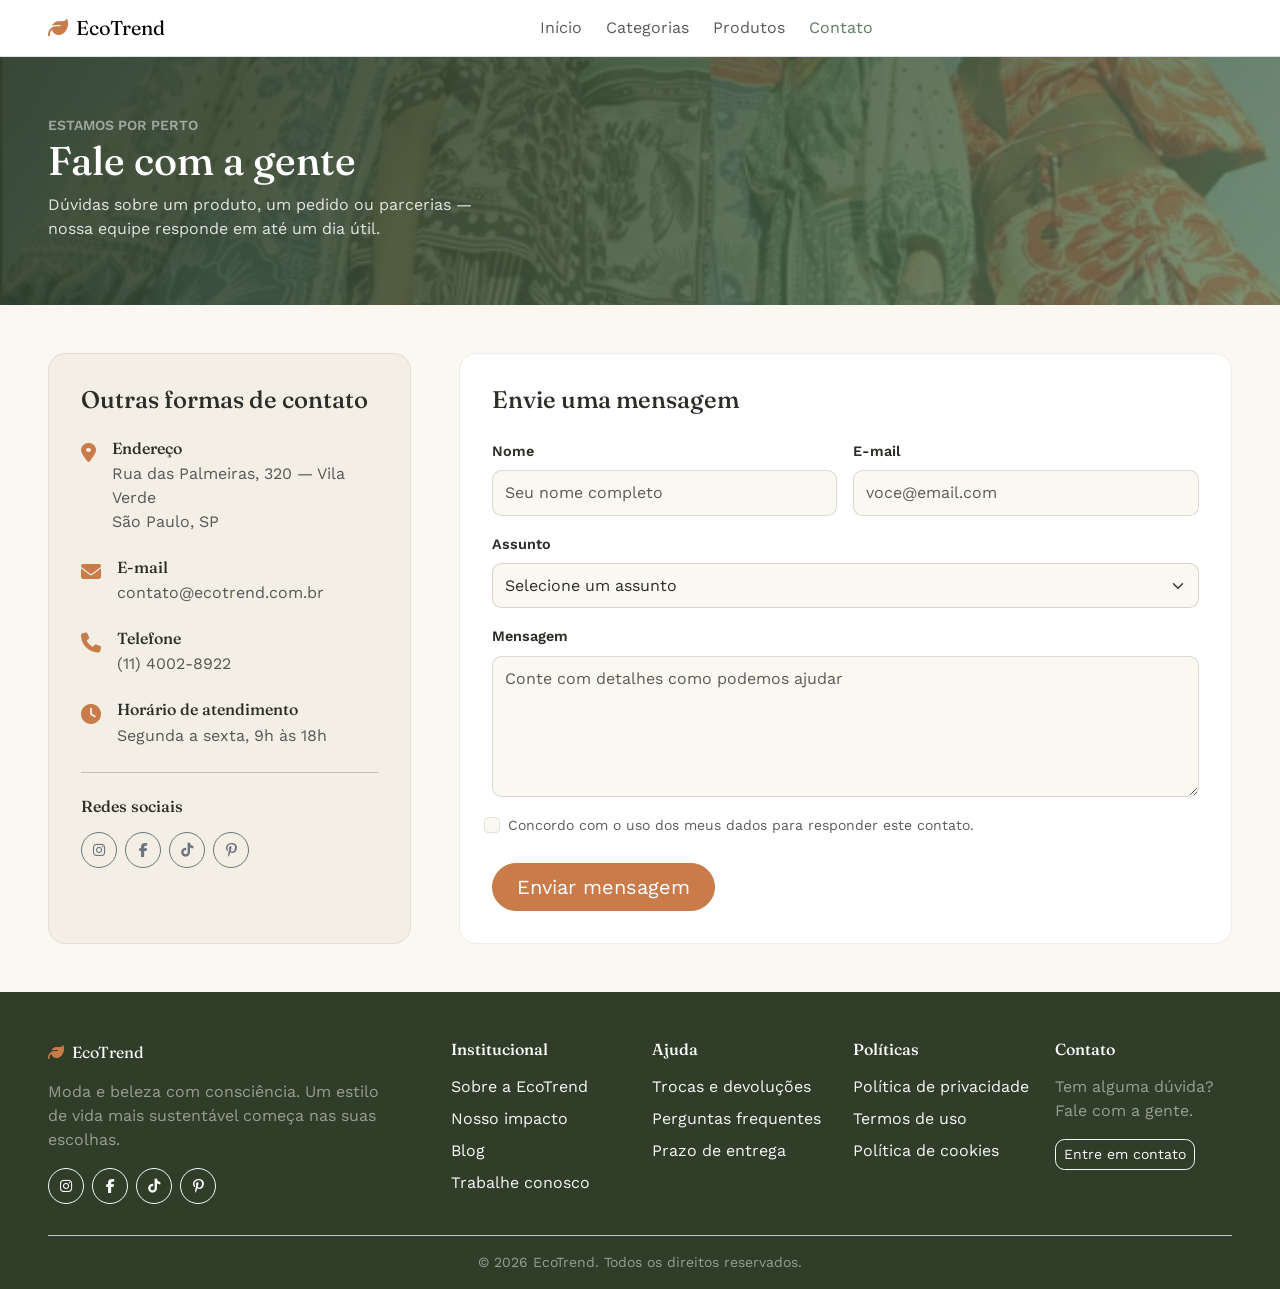
<file: Contato.html>
<!doctype html>
<html lang="pt-BR">

<head>
  <meta charset="UTF-8" />
  <meta name="viewport" content="width=device-width, initial-scale=1.0" />
  <title>Contato — EcoTrend</title>

  <link rel="preconnect" href="https://fonts.googleapis.com" />
  <link rel="preconnect" href="https://fonts.gstatic.com" crossorigin />
  <link
    href="https://fonts.googleapis.com/css2?family=Fraunces:wght@500;600;700&family=Work+Sans:wght@400;500;600;700&display=swap"
    rel="stylesheet" />

  <link rel="stylesheet" href="https://cdn.jsdelivr.net/npm/bootstrap@5.3.3/dist/css/bootstrap.min.css" />
  <link rel="stylesheet" href="https://cdnjs.cloudflare.com/ajax/libs/font-awesome/6.5.2/css/all.min.css" />

  <link rel="stylesheet" href="css/style.css" />
  <link rel="stylesheet" href="css/contato.css" />
</head>

<body>

  <!-- HEADER -->
  <header class="sticky-top bg-body border-bottom">
    <nav class="navbar navbar-expand-lg container-fluid px-4 px-lg-5">
      <a class="navbar-brand d-flex align-items-center gap-2" href="index.html">
        <i class="fa-solid fa-leaf text-primary"></i> EcoTrend
      </a>

      <button class="navbar-toggler" type="button" data-bs-toggle="collapse" data-bs-target="#navMenu"
        aria-controls="navMenu" aria-expanded="false" aria-label="Abrir menu">
        <span class="navbar-toggler-icon"></span>
      </button>

      <div class="collapse navbar-collapse" id="navMenu">
        <ul class="navbar-nav mx-lg-auto gap-lg-2">
          <li class="nav-item"><a class="nav-link" href="index.html">Início</a></li>
          <li class="nav-item"><a class="nav-link" href="categorias.html">Categorias</a></li>
          <li class="nav-item"><a class="nav-link" href="index.html#produtos">Produtos</a></li>
          <li class="nav-item"><a class="nav-link active text-secondary" href="contato.html">Contato</a></li>
        </ul>
      </div>
    </nav>
  </header>

  <!-- CABEÇALHO DA PÁGINA -->
  <section class="contact-hero">
    <div class="container-fluid px-4 px-lg-5">
      <span class="text-uppercase small fw-semibold text-white-50">Estamos por perto</span>
      <h1 class="text-white mb-2">Fale com a gente</h1>
      <p class="text-white-75 mb-0" style="max-width: 46ch;">Dúvidas sobre um produto, um pedido ou parcerias — nossa
        equipe responde em até um dia útil.</p>
    </div>
  </section>

  <!-- CONTEÚDO DE CONTATO -->
  <main>
    <section class="container-fluid px-4 px-lg-5 py-5">
      <div class="row g-4 g-lg-5">

        <!-- INFORMAÇÕES PARA CONTATO -->
        <div class="col-lg-4">
          <div class="contact-info-card h-100">
            <h2 class="h4 mb-4">Outras formas de contato</h2>

            <div class="d-flex gap-3 mb-4">
              <i class="fa-solid fa-location-dot fs-5 text-primary mt-1"></i>
              <div>
                <h3 class="h6 mb-1">Endereço</h3>
                <p class="text-body-secondary mb-0">Rua das Palmeiras, 320 — Vila Verde<br>São Paulo, SP</p>
              </div>
            </div>

            <div class="d-flex gap-3 mb-4">
              <i class="fa-solid fa-envelope fs-5 text-primary mt-1"></i>
              <div>
                <h3 class="h6 mb-1">E-mail</h3>
                <p class="text-body-secondary mb-0">contato@ecotrend.com.br</p>
              </div>
            </div>

            <div class="d-flex gap-3 mb-4">
              <i class="fa-solid fa-phone fs-5 text-primary mt-1"></i>
              <div>
                <h3 class="h6 mb-1">Telefone</h3>
                <p class="text-body-secondary mb-0">(11) 4002-8922</p>
              </div>
            </div>

            <div class="d-flex gap-3 mb-4">
              <i class="fa-solid fa-clock fs-5 text-primary mt-1"></i>
              <div>
                <h3 class="h6 mb-1">Horário de atendimento</h3>
                <p class="text-body-secondary mb-0">Segunda a sexta, 9h às 18h</p>
              </div>
            </div>

            <hr class="my-4">

            <h3 class="h6 mb-3">Redes sociais</h3>
            <div class="d-flex gap-2">
              <a href="#" class="btn btn-outline-secondary btn-sm icon-btn rounded-circle" aria-label="Instagram"><i
                  class="fa-brands fa-instagram"></i></a>
              <a href="#" class="btn btn-outline-secondary btn-sm icon-btn rounded-circle" aria-label="Facebook"><i
                  class="fa-brands fa-facebook-f"></i></a>
              <a href="#" class="btn btn-outline-secondary btn-sm icon-btn rounded-circle" aria-label="TikTok"><i
                  class="fa-brands fa-tiktok"></i></a>
              <a href="#" class="btn btn-outline-secondary btn-sm icon-btn rounded-circle" aria-label="Pinterest"><i
                  class="fa-brands fa-pinterest-p"></i></a>
            </div>
          </div>
        </div>

        <!-- FORMULÁRIO -->
        <div class="col-lg-8">
          <div class="contact-form-card h-100">
            <h2 class="h4 mb-4">Envie uma mensagem</h2>

            <form id="contatoForm" class="row g-3" novalidate>
              <div class="col-md-6">
                <label for="nome" class="form-label">Nome</label>
                <input type="text" class="form-control" id="nome" name="nome" placeholder="Seu nome completo" required>
                <div class="invalid-feedback">Informe seu nome.</div>
              </div>

              <div class="col-md-6">
                <label for="email" class="form-label">E-mail</label>
                <input type="email" class="form-control" id="email" name="email" placeholder="voce@email.com" required>
                <div class="invalid-feedback">Informe um e-mail válido.</div>
              </div>

              <div class="col-12">
                <label for="assunto" class="form-label">Assunto</label>
                <select class="form-select" id="assunto" name="assunto" required>
                  <option value="" selected disabled>Selecione um assunto</option>
                  <option value="duvida-produto">Dúvida sobre produto</option>
                  <option value="pedido">Acompanhamento de pedido</option>
                  <option value="trocas">Trocas e devoluções</option>
                  <option value="parceria">Parcerias</option>
                  <option value="outro">Outro</option>
                </select>
                <div class="invalid-feedback">Escolha um assunto.</div>
              </div>

              <div class="col-12">
                <label for="mensagem" class="form-label">Mensagem</label>
                <textarea class="form-control" id="mensagem" name="mensagem" rows="5"
                  placeholder="Conte com detalhes como podemos ajudar" required></textarea>
                <div class="invalid-feedback">Escreva sua mensagem.</div>
              </div>

              <div class="col-12 form-check">
                <input type="checkbox" class="form-check-input" id="privacidade" required>
                <label class="form-check-label small text-body-secondary" for="privacidade">
                  Concordo com o uso dos meus dados para responder este contato.
                </label>
                <div class="invalid-feedback">É necessário concordar para enviar.</div>
              </div>

              <div class="col-12 d-flex align-items-center gap-3 pt-2">
                <button type="submit" class="btn btn-primary btn-lg rounded-pill px-4">Enviar mensagem</button>
                <span id="formStatus" class="small text-secondary fw-semibold d-none">
                  <i class="fa-solid fa-circle-check me-1"></i>Mensagem enviada com sucesso!
                </span>
              </div>
            </form>
          </div>
        </div>

      </div>
    </section>


    <!-- FOOTER -->
    <footer class="bg-dark text-white-50 pt-5">
      <div class="container-fluid px-4 px-lg-5">
        <div class="row gy-4 pb-4">

          <div class="col-lg-4 col-md-6">
            <a class="navbar-brand text-white d-inline-flex align-items-center gap-2 mb-3" href="index.html">
              <i class="fa-solid fa-leaf text-primary"></i> EcoTrend
            </a>
            <p class="mb-3" style="max-width: 34ch;">Moda e beleza com consciência. Um estilo de vida mais sustentável
              começa nas suas escolhas.</p>
            <div class="d-flex gap-2">
              <a href="#" class="btn btn-outline-light btn-sm icon-btn rounded-circle" aria-label="Instagram"><i
                  class="fa-brands fa-instagram"></i></a>
              <a href="#" class="btn btn-outline-light btn-sm icon-btn rounded-circle" aria-label="Facebook"><i
                  class="fa-brands fa-facebook-f"></i></a>
              <a href="#" class="btn btn-outline-light btn-sm icon-btn rounded-circle" aria-label="TikTok"><i
                  class="fa-brands fa-tiktok"></i></a>
              <a href="#" class="btn btn-outline-light btn-sm icon-btn rounded-circle" aria-label="Pinterest"><i
                  class="fa-brands fa-pinterest-p"></i></a>
            </div>
          </div>

          <div class="col-lg-2 col-md-6">
            <h4 class="h6 text-white mb-3">Institucional</h4>
            <ul class="list-unstyled d-flex flex-column gap-2">
              <li><a href="#" class="link-light text-decoration-none">Sobre a EcoTrend</a></li>
              <li><a href="#" class="link-light text-decoration-none">Nosso impacto</a></li>
              <li><a href="#" class="link-light text-decoration-none">Blog</a></li>
              <li><a href="#" class="link-light text-decoration-none">Trabalhe conosco</a></li>
            </ul>
          </div>

          <div class="col-lg-2 col-md-6">
            <h4 class="h6 text-white mb-3">Ajuda</h4>
            <ul class="list-unstyled d-flex flex-column gap-2">
              <li><a href="#" class="link-light text-decoration-none">Trocas e devoluções</a></li>
              <li><a href="#" class="link-light text-decoration-none">Perguntas frequentes</a></li>
              <li><a href="#" class="link-light text-decoration-none">Prazo de entrega</a></li>
            </ul>
          </div>

          <div class="col-lg-2 col-md-6">
            <h4 class="h6 text-white mb-3">Políticas</h4>
            <ul class="list-unstyled d-flex flex-column gap-2">
              <li><a href="#" class="link-light text-decoration-none">Política de privacidade</a></li>
              <li><a href="#" class="link-light text-decoration-none">Termos de uso</a></li>
              <li><a href="#" class="link-light text-decoration-none">Política de cookies</a></li>
            </ul>
          </div>

          <div class="col-lg-2 col-md-6">
            <h4 class="h6 text-white mb-3">Contato</h4>
            <p class="mb-3">Tem alguma dúvida? Fale com a gente.</p>
            <a href="contato.html" class="btn btn-outline-light btn-sm">Entre em contato</a>
          </div>

        </div>

        <div class="text-center py-3 border-top border-secondary-subtle small">
          <p class="mb-0">&copy; 2026 EcoTrend. Todos os direitos reservados.</p>
        </div>
      </div>
    </footer>

    <script src="https://cdn.jsdelivr.net/npm/bootstrap@5.3.3/dist/js/bootstrap.bundle.min.js"></script>
    <script src="js/contato.js"></script>
</body>

</html>
</file>
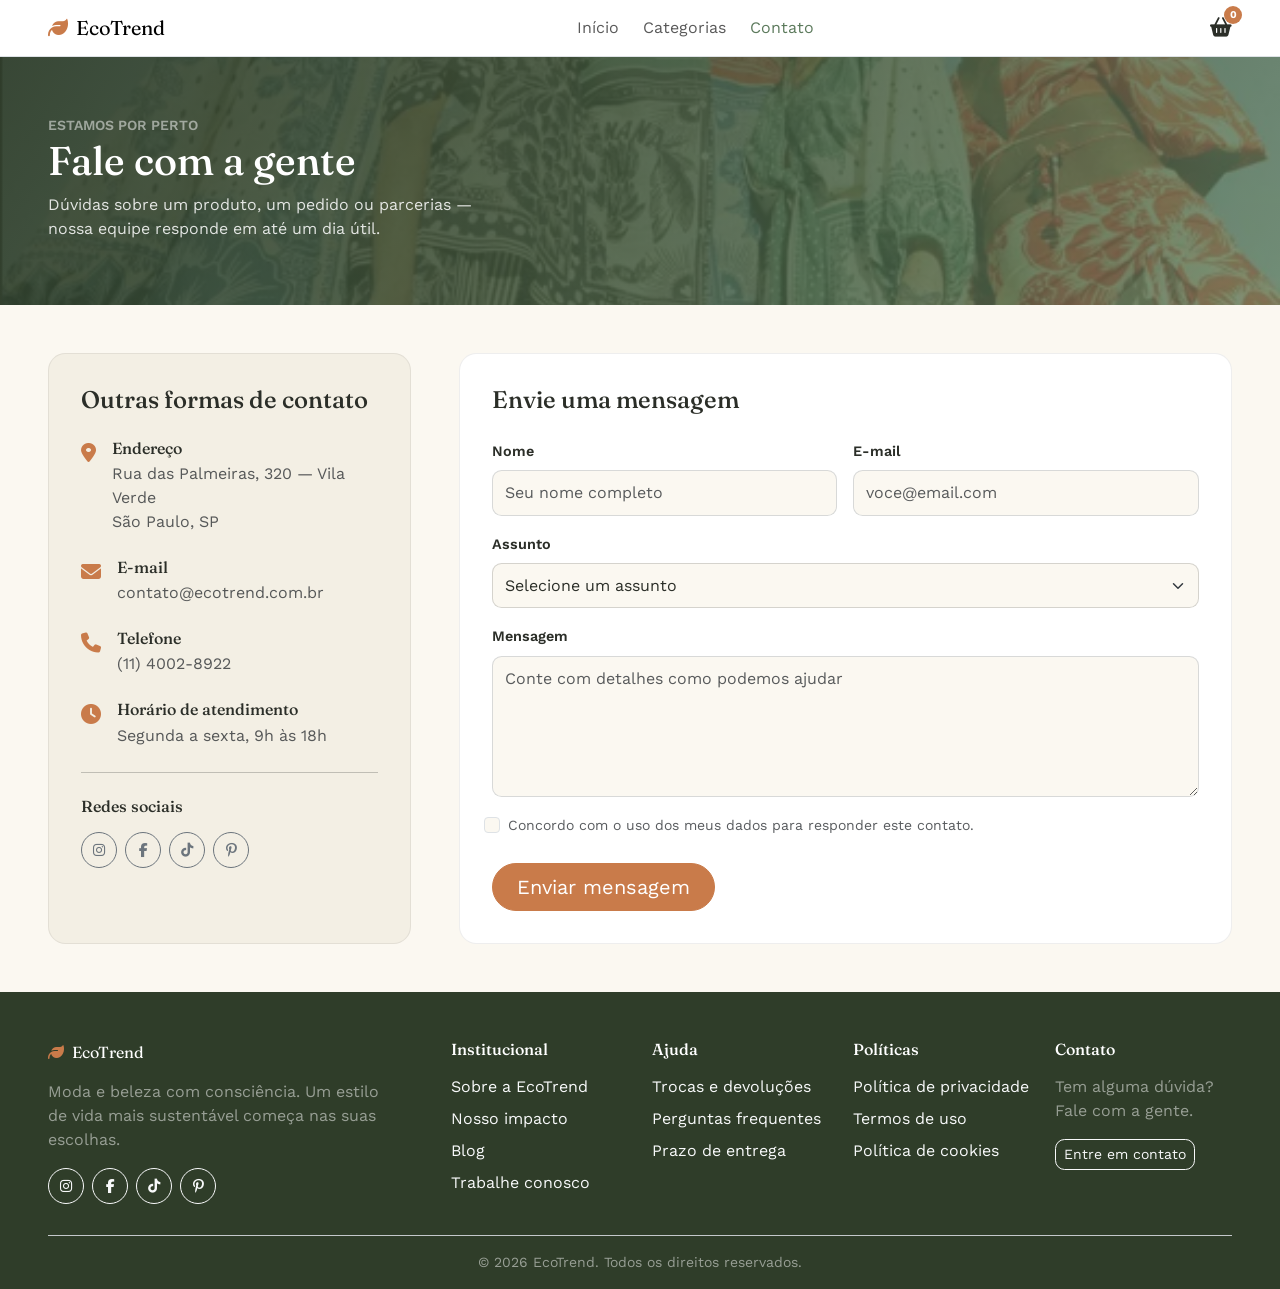
<file: contato.html>
<!doctype html>
<html lang="pt-BR">

<head>
  <meta charset="UTF-8" />
  <meta name="viewport" content="width=device-width, initial-scale=1.0" />
  <title>Contato — EcoTrend</title>

  <link rel="preconnect" href="https://fonts.googleapis.com" />
  <link rel="preconnect" href="https://fonts.gstatic.com" crossorigin />
  <link
    href="https://fonts.googleapis.com/css2?family=Fraunces:wght@500;600;700&family=Work+Sans:wght@400;500;600;700&display=swap"
    rel="stylesheet" />

  <link rel="stylesheet" href="https://cdn.jsdelivr.net/npm/bootstrap@5.3.3/dist/css/bootstrap.min.css" />
  <link rel="stylesheet" href="https://cdnjs.cloudflare.com/ajax/libs/font-awesome/6.5.2/css/all.min.css" />

  <link rel="stylesheet" href="css/style.css" />
  <link rel="stylesheet" href="css/contato.css" />
</head>

<body>

  <!-- HEADER -->
  <header class="sticky-top bg-body border-bottom">
    <nav class="navbar navbar-expand-lg container-fluid px-4 px-lg-5">
      <a class="navbar-brand d-flex align-items-center gap-2" href="index.html">
        <i class="fa-solid fa-leaf text-primary"></i> EcoTrend
      </a>

      <button class="navbar-toggler" type="button" data-bs-toggle="collapse" data-bs-target="#navMenu"
        aria-controls="navMenu" aria-expanded="false" aria-label="Abrir menu">
        <span class="navbar-toggler-icon"></span>
      </button>

      <div class="collapse navbar-collapse" id="navMenu">
        <ul class="navbar-nav mx-lg-auto gap-lg-2">
          <li class="nav-item"><a class="nav-link" href="index.html">Início</a></li>
          <li class="nav-item"><a class="nav-link" href="categorias.html">Categorias</a></li>
          <li class="nav-item"><a class="nav-link active text-secondary" href="contato.html">Contato</a></li>
        </ul>

        <div class="d-flex align-items-center gap-3 mt-3 mt-lg-0">
          <a href="#" class="nav-icon position-relative" aria-label="Carrinho de compras">
            <i class="fa-solid fa-basket-shopping"></i>
            <span class="cart-badge">0</span>
          </a>
        </div>
      </div>
    </nav>
  </header>

  <!-- CABEÇALHO DA PÁGINA -->
  <section class="contact-hero">
    <div class="container-fluid px-4 px-lg-5">
      <span class="text-uppercase small fw-semibold text-white-50">Estamos por perto</span>
      <h1 class="text-white mb-2">Fale com a gente</h1>
      <p class="text-white-75 mb-0" style="max-width: 46ch;">Dúvidas sobre um produto, um pedido ou parcerias — nossa
        equipe responde em até um dia útil.</p>
    </div>
  </section>

  <!-- CONTEÚDO DE CONTATO -->
  <main>
    <section class="container-fluid px-4 px-lg-5 py-5">
      <div class="row g-4 g-lg-5">

        <!-- INFORMAÇÕES PARA CONTATO -->
        <div class="col-lg-4">
          <div class="contact-info-card h-100">
            <h2 class="h4 mb-4">Outras formas de contato</h2>

            <div class="d-flex gap-3 mb-4">
              <i class="fa-solid fa-location-dot fs-5 text-primary mt-1"></i>
              <div>
                <h3 class="h6 mb-1">Endereço</h3>
                <p class="text-body-secondary mb-0">Rua das Palmeiras, 320 — Vila Verde<br>São Paulo, SP</p>
              </div>
            </div>

            <div class="d-flex gap-3 mb-4">
              <i class="fa-solid fa-envelope fs-5 text-primary mt-1"></i>
              <div>
                <h3 class="h6 mb-1">E-mail</h3>
                <p class="text-body-secondary mb-0">contato@ecotrend.com.br</p>
              </div>
            </div>

            <div class="d-flex gap-3 mb-4">
              <i class="fa-solid fa-phone fs-5 text-primary mt-1"></i>
              <div>
                <h3 class="h6 mb-1">Telefone</h3>
                <p class="text-body-secondary mb-0">(11) 4002-8922</p>
              </div>
            </div>

            <div class="d-flex gap-3 mb-4">
              <i class="fa-solid fa-clock fs-5 text-primary mt-1"></i>
              <div>
                <h3 class="h6 mb-1">Horário de atendimento</h3>
                <p class="text-body-secondary mb-0">Segunda a sexta, 9h às 18h</p>
              </div>
            </div>

            <hr class="my-4">

            <h3 class="h6 mb-3">Redes sociais</h3>
            <div class="d-flex gap-2">
              <a href="#" class="btn btn-outline-secondary btn-sm icon-btn rounded-circle" aria-label="Instagram"><i
                  class="fa-brands fa-instagram"></i></a>
              <a href="#" class="btn btn-outline-secondary btn-sm icon-btn rounded-circle" aria-label="Facebook"><i
                  class="fa-brands fa-facebook-f"></i></a>
              <a href="#" class="btn btn-outline-secondary btn-sm icon-btn rounded-circle" aria-label="TikTok"><i
                  class="fa-brands fa-tiktok"></i></a>
              <a href="#" class="btn btn-outline-secondary btn-sm icon-btn rounded-circle" aria-label="Pinterest"><i
                  class="fa-brands fa-pinterest-p"></i></a>
            </div>
          </div>
        </div>

        <!-- FORMULÁRIO -->
        <div class="col-lg-8">
          <div class="contact-form-card h-100">
            <h2 class="h4 mb-4">Envie uma mensagem</h2>

            <form id="contatoForm" class="row g-3" novalidate>
              <div class="col-md-6">
                <label for="nome" class="form-label">Nome</label>
                <input type="text" class="form-control" id="nome" name="nome" placeholder="Seu nome completo" required>
                <div class="invalid-feedback">Informe seu nome.</div>
              </div>

              <div class="col-md-6">
                <label for="email" class="form-label">E-mail</label>
                <input type="email" class="form-control" id="email" name="email" placeholder="voce@email.com" required>
                <div class="invalid-feedback">Informe um e-mail válido.</div>
              </div>

              <div class="col-12">
                <label for="assunto" class="form-label">Assunto</label>
                <select class="form-select" id="assunto" name="assunto" required>
                  <option value="" selected disabled>Selecione um assunto</option>
                  <option value="duvida-produto">Dúvida sobre produto</option>
                  <option value="pedido">Acompanhamento de pedido</option>
                  <option value="trocas">Trocas e devoluções</option>
                  <option value="parceria">Parcerias</option>
                  <option value="outro">Outro</option>
                </select>
                <div class="invalid-feedback">Escolha um assunto.</div>
              </div>

              <div class="col-12">
                <label for="mensagem" class="form-label">Mensagem</label>
                <textarea class="form-control" id="mensagem" name="mensagem" rows="5"
                  placeholder="Conte com detalhes como podemos ajudar" required></textarea>
                <div class="invalid-feedback">Escreva sua mensagem.</div>
              </div>

              <div class="col-12 form-check">
                <input type="checkbox" class="form-check-input" id="privacidade" required>
                <label class="form-check-label small text-body-secondary" for="privacidade">
                  Concordo com o uso dos meus dados para responder este contato.
                </label>
                <div class="invalid-feedback">É necessário concordar para enviar.</div>
              </div>

              <div class="col-12 d-flex align-items-center gap-3 pt-2">
                <button type="submit" class="btn btn-primary btn-lg rounded-pill px-4">Enviar mensagem</button>
                <span id="formStatus" class="small text-secondary fw-semibold d-none">
                  <i class="fa-solid fa-circle-check me-1"></i>Mensagem enviada com sucesso!
                </span>
              </div>
            </form>
          </div>
        </div>

      </div>
    </section>


    <!-- FOOTER -->
    <footer class="bg-dark text-white-50 pt-5">
      <div class="container-fluid px-4 px-lg-5">
        <div class="row gy-4 pb-4">

          <div class="col-lg-4 col-md-6">
            <a class="navbar-brand text-white d-inline-flex align-items-center gap-2 mb-3" href="index.html">
              <i class="fa-solid fa-leaf text-primary"></i> EcoTrend
            </a>
            <p class="mb-3" style="max-width: 34ch;">Moda e beleza com consciência. Um estilo de vida mais sustentável
              começa nas suas escolhas.</p>
            <div class="d-flex gap-2">
              <a href="#" class="btn btn-outline-light btn-sm icon-btn rounded-circle" aria-label="Instagram"><i
                  class="fa-brands fa-instagram"></i></a>
              <a href="#" class="btn btn-outline-light btn-sm icon-btn rounded-circle" aria-label="Facebook"><i
                  class="fa-brands fa-facebook-f"></i></a>
              <a href="#" class="btn btn-outline-light btn-sm icon-btn rounded-circle" aria-label="TikTok"><i
                  class="fa-brands fa-tiktok"></i></a>
              <a href="#" class="btn btn-outline-light btn-sm icon-btn rounded-circle" aria-label="Pinterest"><i
                  class="fa-brands fa-pinterest-p"></i></a>
            </div>
          </div>

          <div class="col-lg-2 col-md-6">
            <h4 class="h6 text-white mb-3">Institucional</h4>
            <ul class="list-unstyled d-flex flex-column gap-2">
              <li><a href="#" class="link-light text-decoration-none">Sobre a EcoTrend</a></li>
              <li><a href="#" class="link-light text-decoration-none">Nosso impacto</a></li>
              <li><a href="#" class="link-light text-decoration-none">Blog</a></li>
              <li><a href="#" class="link-light text-decoration-none">Trabalhe conosco</a></li>
            </ul>
          </div>

          <div class="col-lg-2 col-md-6">
            <h4 class="h6 text-white mb-3">Ajuda</h4>
            <ul class="list-unstyled d-flex flex-column gap-2">
              <li><a href="#" class="link-light text-decoration-none">Trocas e devoluções</a></li>
              <li><a href="#" class="link-light text-decoration-none">Perguntas frequentes</a></li>
              <li><a href="#" class="link-light text-decoration-none">Prazo de entrega</a></li>
            </ul>
          </div>

          <div class="col-lg-2 col-md-6">
            <h4 class="h6 text-white mb-3">Políticas</h4>
            <ul class="list-unstyled d-flex flex-column gap-2">
              <li><a href="#" class="link-light text-decoration-none">Política de privacidade</a></li>
              <li><a href="#" class="link-light text-decoration-none">Termos de uso</a></li>
              <li><a href="#" class="link-light text-decoration-none">Política de cookies</a></li>
            </ul>
          </div>

          <div class="col-lg-2 col-md-6">
            <h4 class="h6 text-white mb-3">Contato</h4>
            <p class="mb-3">Tem alguma dúvida? Fale com a gente.</p>
            <a href="contato.html" class="btn btn-outline-light btn-sm">Entre em contato</a>
          </div>

        </div>

        <div class="text-center py-3 border-top border-secondary-subtle small">
          <p class="mb-0">&copy; 2026 EcoTrend. Todos os direitos reservados.</p>
        </div>
      </div>
    </footer>

    <script src="https://cdn.jsdelivr.net/npm/bootstrap@5.3.3/dist/js/bootstrap.bundle.min.js"></script>
    <script src="js/contato.js"></script>
</body>

</html>
</file>
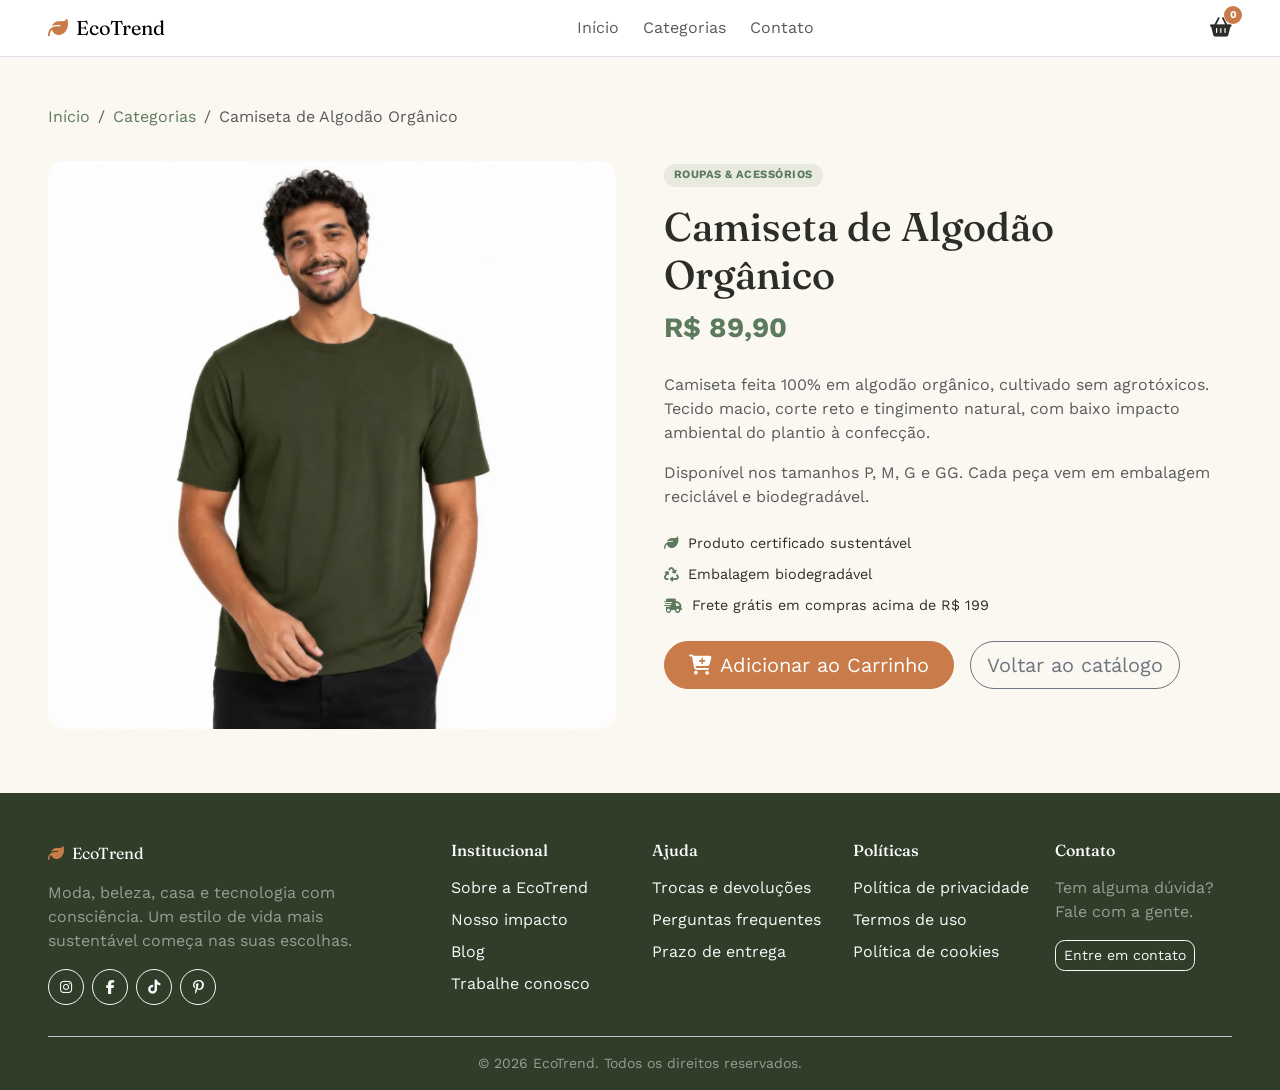
<file: detalhes-produto.html>
<!doctype html>
<html lang="pt-BR">

<head>
  <meta charset="UTF-8" />
  <meta name="viewport" content="width=device-width, initial-scale=1.0" />
  <title>Produto — EcoTrend</title>

  <link rel="preconnect" href="https://fonts.googleapis.com" />
  <link rel="preconnect" href="https://fonts.gstatic.com" crossorigin />
  <link
    href="https://fonts.googleapis.com/css2?family=Fraunces:wght@500;600;700&family=Work+Sans:wght@400;500;600;700&display=swap"
    rel="stylesheet" />

  <link rel="stylesheet" href="https://cdn.jsdelivr.net/npm/bootstrap@5.3.3/dist/css/bootstrap.min.css" />
  <link rel="stylesheet" href="https://cdnjs.cloudflare.com/ajax/libs/font-awesome/6.5.2/css/all.min.css" />

  <link rel="stylesheet" href="css/style.css" />
  <link rel="stylesheet" href="css/detalhes-produto.css" />
</head>

<body>

  <header class="sticky-top bg-body border-bottom">
    <nav class="navbar navbar-expand-lg container-fluid px-4 px-lg-5">
      <a class="navbar-brand d-flex align-items-center gap-2" href="index.html">
        <i class="fa-solid fa-leaf text-primary"></i> EcoTrend
      </a>

      <button class="navbar-toggler" type="button" data-bs-toggle="collapse" data-bs-target="#navMenu"
        aria-controls="navMenu" aria-expanded="false" aria-label="Abrir menu">
        <span class="navbar-toggler-icon"></span>
      </button>

      <div class="collapse navbar-collapse" id="navMenu">
        <ul class="navbar-nav mx-lg-auto gap-lg-2">
          <li class="nav-item"><a class="nav-link" href="index.html">Início</a></li>
          <li class="nav-item"><a class="nav-link" href="categorias.html">Categorias</a></li>
          <li class="nav-item"><a class="nav-link" href="contato.html">Contato</a></li>
        </ul>

        <div class="d-flex align-items-center gap-3 mt-3 mt-lg-0">
          <a href="#" class="nav-icon position-relative" aria-label="Carrinho de compras">
            <i class="fa-solid fa-basket-shopping"></i>
            <span class="cart-badge">0</span>
          </a>
        </div>
      </div>
    </nav>
  </header>

  <main class="container-fluid px-4 px-lg-5 py-5">
    <nav aria-label="breadcrumb">
      <ol class="breadcrumb small">
        <li class="breadcrumb-item"><a href="index.html" class="link-secondary text-decoration-none">Início</a></li>
        <li class="breadcrumb-item"><a href="categorias.html"
            class="link-secondary text-decoration-none">Categorias</a></li>
        <li class="breadcrumb-item active" aria-current="page" id="produtoBreadcrumb">Produto</li>
      </ol>
    </nav>

    <div class="row g-5 py-3">
      <div class="col-lg-6">
        <img id="produtoImagem" src="" alt="" class="img-fluid rounded-4 produto-destaque-img">
      </div>

      <div class="col-lg-6">
        <span class="badge-categoria" id="produtoCategoria">Categoria</span>
        <h1 class="mt-3 mb-2" id="produtoNome">Nome do produto</h1>
        <p class="product-price fs-3 mb-4" id="produtoPreco">R$ 0,00</p>

        <div id="produtoDescricao"></div>

        <ul class="list-unstyled produto-specs mb-4">
          <li><i class="fa-solid fa-leaf text-secondary"></i> Produto certificado sustentável</li>
          <li><i class="fa-solid fa-recycle text-secondary"></i> Embalagem biodegradável</li>
          <li><i class="fa-solid fa-truck-fast text-secondary"></i> Frete grátis em compras acima de R$ 199</li>
        </ul>

        <div class="d-flex gap-3">
          <button type="button" class="btn btn-primary btn-lg rounded-pill px-4">
            <i class="fa-solid fa-cart-plus me-2"></i>Adicionar ao Carrinho
          </button>
          <a href="categorias.html" class="btn btn-outline-secondary btn-lg rounded-pill">Voltar ao catálogo</a>
        </div>
      </div>
    </div>
  </main>

  <footer class="bg-dark text-white-50 pt-5">
    <div class="container-fluid px-4 px-lg-5">
      <div class="row gy-4 pb-4">
        <div class="col-lg-4 col-md-6">
          <a class="navbar-brand text-white d-inline-flex align-items-center gap-2 mb-3" href="index.html">
            <i class="fa-solid fa-leaf text-primary"></i> EcoTrend
          </a>
          <p class="mb-3" style="max-width: 34ch;">Moda, beleza, casa e tecnologia com consciência. Um estilo de vida
            mais sustentável começa nas suas escolhas.</p>
          <div class="d-flex gap-2">
            <a href="#" class="btn btn-outline-light btn-sm icon-btn rounded-circle" aria-label="Instagram"><i
                class="fa-brands fa-instagram"></i></a>
            <a href="#" class="btn btn-outline-light btn-sm icon-btn rounded-circle" aria-label="Facebook"><i
                class="fa-brands fa-facebook-f"></i></a>
            <a href="#" class="btn btn-outline-light btn-sm icon-btn rounded-circle" aria-label="TikTok"><i
                class="fa-brands fa-tiktok"></i></a>
            <a href="#" class="btn btn-outline-light btn-sm icon-btn rounded-circle" aria-label="Pinterest"><i
                class="fa-brands fa-pinterest-p"></i></a>
          </div>
        </div>
        <div class="col-lg-2 col-md-6">
          <h4 class="h6 text-white mb-3">Institucional</h4>
          <ul class="list-unstyled d-flex flex-column gap-2">
            <li><a href="#" class="link-light text-decoration-none">Sobre a EcoTrend</a></li>
            <li><a href="#" class="link-light text-decoration-none">Nosso impacto</a></li>
            <li><a href="#" class="link-light text-decoration-none">Blog</a></li>
            <li><a href="#" class="link-light text-decoration-none">Trabalhe conosco</a></li>
          </ul>
        </div>
        <div class="col-lg-2 col-md-6">
          <h4 class="h6 text-white mb-3">Ajuda</h4>
          <ul class="list-unstyled d-flex flex-column gap-2">
            <li><a href="#" class="link-light text-decoration-none">Trocas e devoluções</a></li>
            <li><a href="#" class="link-light text-decoration-none">Perguntas frequentes</a></li>
            <li><a href="#" class="link-light text-decoration-none">Prazo de entrega</a></li>
          </ul>
        </div>
        <div class="col-lg-2 col-md-6">
          <h4 class="h6 text-white mb-3">Políticas</h4>
          <ul class="list-unstyled d-flex flex-column gap-2">
            <li><a href="#" class="link-light text-decoration-none">Política de privacidade</a></li>
            <li><a href="#" class="link-light text-decoration-none">Termos de uso</a></li>
            <li><a href="#" class="link-light text-decoration-none">Política de cookies</a></li>
          </ul>
        </div>
        <div class="col-lg-2 col-md-6">
          <h4 class="h6 text-white mb-3">Contato</h4>
          <p class="mb-3">Tem alguma dúvida? Fale com a gente.</p>
          <a href="contato.html" class="btn btn-outline-light btn-sm">Entre em contato</a>
        </div>
      </div>
      <div class="text-center py-3 border-top border-secondary-subtle small">
        <p class="mb-0">&copy; 2026 EcoTrend. Todos os direitos reservados.</p>
      </div>
    </div>
  </footer>

  <script src="https://cdn.jsdelivr.net/npm/bootstrap@5.3.3/dist/js/bootstrap.bundle.min.js"></script>
  <script src="js/produtos-data.js"></script>
  <script src="js/detalhes-produto.js"></script>
</body>

</html>
</file>
<file: css/style.css>
:root {
  --bs-body-font-family: 'Work Sans', Arial, Helvetica, sans-serif;
  --bs-body-bg: #fbf8f1;
  --bs-body-color: #2b2e28;
  --bs-border-radius: 0.9rem;
  --bs-border-radius-lg: 1.1rem;
  --bs-border-radius-sm: 0.6rem;

  --bs-primary: #c97b4a;
  --bs-primary-rgb: 201, 123, 74;
  --bs-link-color: #45603f;
  --bs-link-hover-color: #c97b4a;

  --bs-secondary: #5c7a5c;
  --bs-secondary-rgb: 92, 122, 92;

  --bs-dark: #2f3d29;
  --bs-dark-rgb: 47, 61, 41;
}

h1, h2, h3, h4, .navbar-brand {
  font-family: 'Fraunces', Georgia, serif;
}

.nav-icon {
  color: var(--bs-body-color);
  font-size: 1.2rem;
}

.cart-badge {
  position: absolute;
  top: -8px;
  right: -10px;
  background: var(--bs-primary);
  color: #fff;
  font-size: 0.65rem;
  font-weight: 700;
  min-width: 18px;
  height: 18px;
  border-radius: 999px;
  display: flex;
  align-items: center;
  justify-content: center;
  padding: 0 4px;
}


.btn-primary {
  --bs-btn-bg: var(--bs-primary);
  --bs-btn-border-color: var(--bs-primary);
  --bs-btn-hover-bg: #a85f35;
  --bs-btn-hover-border-color: #a85f35;
  --bs-btn-active-bg: #8f4f2c;
  --bs-btn-active-border-color: #8f4f2c;
  --bs-btn-disabled-bg: var(--bs-primary);
  --bs-btn-disabled-border-color: var(--bs-primary);
}



.hero-carousel {
  height: 78vh;
  min-height: 460px;
}

.carousel-inner,
.carousel-item {
  height: 100%;
}

.hero-slide {
  height: 100%;
  display: flex;
  align-items: center;
  position: relative;
  background-size: cover;
  background-position: center;
}

.hero-slide--forest { background-image: url('../img/Carrosel_sobre_roupa.png'); }
.hero-slide--clay { background-image: url('../img/Carrosel_Comesdicos_natulrais.jpg'); }

.hero-overlay {
  position: absolute;
  inset: 0;
  background: linear-gradient(90deg, rgba(20, 26, 18, 0.65), rgba(20, 26, 18, 0.25));
}

.hero-content {
  position: relative;
  z-index: 2;
  max-width: 620px;
}

.text-white-75 {
  color: rgba(255, 255, 255, 0.85);
}



.perks-grid {
  display: grid;
  grid-template-columns: repeat(4, 1fr);
  gap: 1.5rem;
}

@media (max-width: 768px) {
  .perks-grid { grid-template-columns: repeat(2, 1fr); }
}

@media (max-width: 480px) {
  .perks-grid { grid-template-columns: 1fr; }
}

/* PRODUTOS */

.product-card img {
  aspect-ratio: 1 / 1;
  object-fit: cover;
  background-color: var(--bs-body-bg);
}

.product-card {
  transition: transform 0.2s, box-shadow 0.2s;
}

.product-card:hover {
  transform: translateY(-4px);
}

.product-card--compact .card-body {
  padding: 0.75rem;
}

.product-card--compact h4 {
  font-size: 0.8rem;
  line-height: 1.3;
  font-weight: 600;
}

.product-card--compact .product-price {
  font-size: 0.85rem;
}

.product-card--compact .btn {
  font-size: 0.7rem;
  padding: 0.3rem 0.4rem;
}

.product-price {
  color: var(--bs-secondary);
  font-weight: 700;
  font-size: 1.05rem;
}

.badge-categoria {
  display: inline-block;
  font-size: 0.7rem;
  font-weight: 700;
  letter-spacing: 0.04em;
  text-transform: uppercase;
  color: var(--bs-secondary);
  background: rgba(var(--bs-secondary-rgb), 0.12);
  padding: 3px 10px;
  border-radius: 999px;
}

/* FOOTER  */

.icon-btn {
  width: 2.25rem;
  height: 2.25rem;
  padding: 0;
  display: inline-flex;
  align-items: center;
  justify-content: center;
}

footer a.link-light:hover {
  color: var(--bs-primary) !important;
}
</file>
<file: css/categorias.css>
.categorias-hero {
    background: linear-gradient(120deg, var(--bs-primary), #8a4f2c);
    padding: 60px 0;
}

.filtros-card {
    background: var(--bs-body-tertiary, #f8f9fa);
    border: 1px solid rgba(43, 46, 40, 0.1);
    border-radius: var(--bs-border-radius-lg);
    padding: 25px;
}

.produto-card img {
    aspect-ratio: 1 / 1;
    object-fit: cover;
}

#resultadoContagem {
    font-weight: 600;
}
</file>
<file: css/contato.css>
.contact-hero {
  position: relative;
  padding: 3.5rem 0 4rem;
  background-color: var(--bs-dark);
  background-image:
    linear-gradient(120deg, rgba(47, 61, 41, 0.92), rgba(92, 122, 92, 0.75)),
    url('../img/Carrosel_sobre_roupa.png');
  background-size: cover;
  background-position: center;
}

/* CARDS */

.contact-info-card,
.contact-form-card {
  background: #fff;
  border: 1px solid rgba(43, 46, 40, 0.08);
  border-radius: var(--bs-border-radius-lg);
  padding: 2rem;
}

.contact-info-card {
  background: #f3efe4;
}

/* FORMULÁRIO */

.contact-form-card .form-label {
  font-weight: 600;
  font-size: 0.9rem;
}

.contact-form-card .form-control,
.contact-form-card .form-select {
  border-radius: var(--bs-border-radius-sm);
  border-color: rgba(43, 46, 40, 0.18);
  padding-block: 0.6rem;
}

.contact-form-card .form-control:focus,
.contact-form-card .form-select:focus {
  border-color: var(--bs-primary);
  box-shadow: 0 0 0 0.2rem rgba(var(--bs-primary-rgb), 0.18);
}

.contact-form-card .form-check-input:checked {
  background-color: var(--bs-secondary);
  border-color: var(--bs-secondary);
}

/* estados de validação Bootstrap */
.was-validated .form-control:invalid,
.was-validated .form-select:invalid {
  border-color: #b3492f;
}

.was-validated .form-control:valid,
.was-validated .form-select:valid {
  border-color: var(--bs-secondary);
}

#formStatus {
  color: var(--bs-secondary) !important;
}
</file>
<file: css/detalhes-produto.css>
.produto-destaque-img {
  width: 100%;
  aspect-ratio: 1 / 1;
  object-fit: cover;
}

.produto-specs {
  display: flex;
  flex-direction: column;
  gap: 0.6rem;
}

.produto-specs li {
  display: flex;
  align-items: center;
  gap: 0.6rem;
  font-size: 0.9rem;
  color: var(--bs-body-color);
}
</file>
